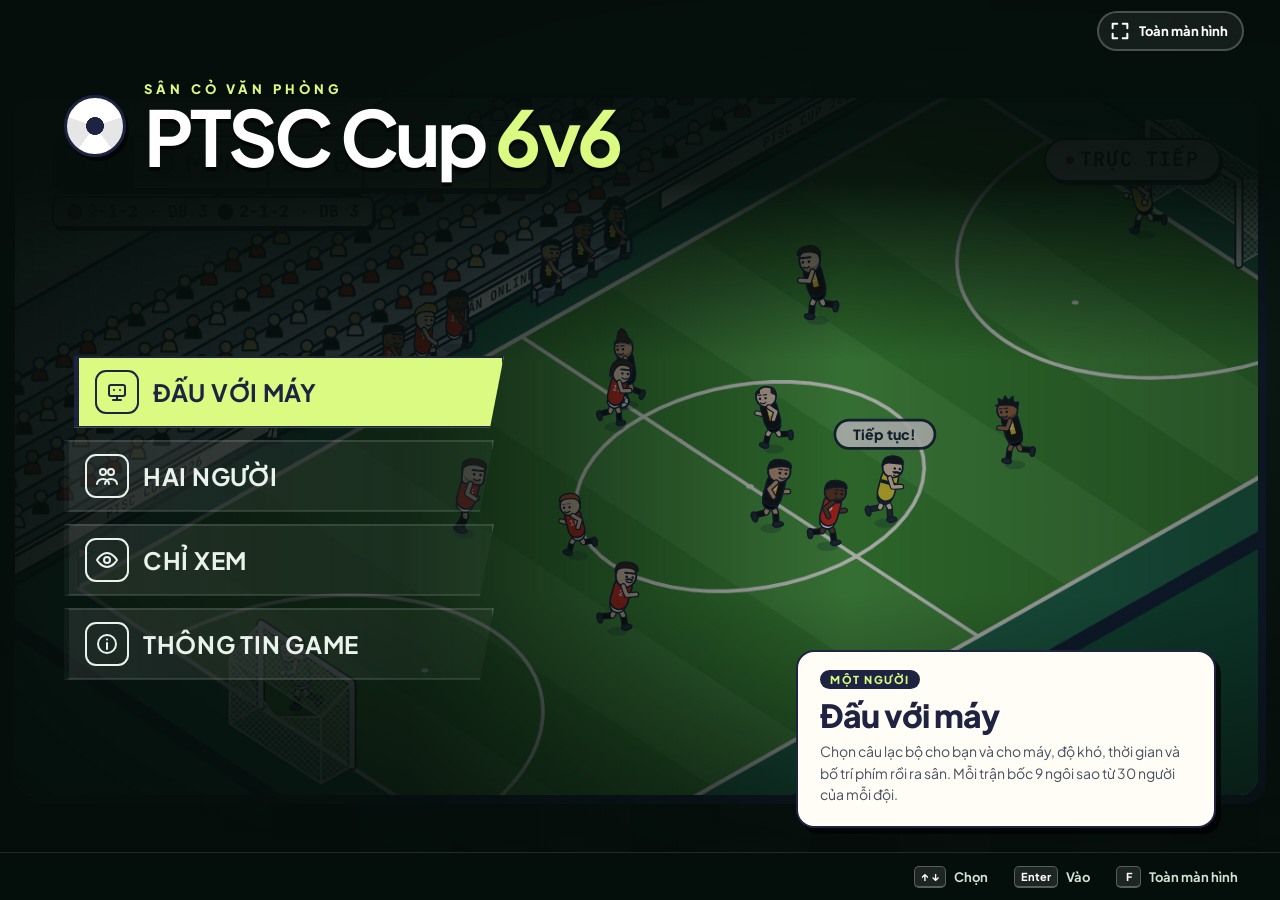
<file: index.html>
<!doctype html>
<html lang="vi">
<head>
<meta charset="utf-8">
<meta name="viewport" content="width=device-width, initial-scale=1, viewport-fit=cover">
<meta name="theme-color" content="#06110d">
<title>PTSC Cup 6v6</title>
<link rel="stylesheet" href="game.css?v=20261018-skills">
</head>
<body>
<!-- The whole game is one stage: every menu, setting, guide and the match itself live inside it. -->
<main id="game" class="game" data-screen="menu" aria-label="PTSC Cup 6v6">
  <header class="game-bar">
    <button type="button" class="nav-back" hidden><span class="nav-back-icon" aria-hidden="true">‹</span><span class="nav-back-label">Quay lại</span><kbd>Esc</kbd></button>
    <p class="crumbs" aria-live="polite"></p>
    <button type="button" class="tool bar-fullscreen" data-fullscreen aria-pressed="false" aria-label="Toàn màn hình" title="Toàn màn hình"><svg viewBox="0 0 24 24" aria-hidden="true"><path class="expand-icon" d="M9 4H4v5m11-5h5v5M4 15v5h5m11-5v5h-5"/><path class="collapse-icon" d="M4 9h5V4m11 5h-5V4M9 20v-5H4m11 5v-5h5"/></svg><span class="fullscreen-label">Toàn màn hình</span></button>
  </header>

  <!-- Watching. As the main menu it plays behind the menu. -->
  <section id="panel-watch" class="screen watch-screen" data-screen="watch" aria-label="Chỉ xem">
    <div class="arena" tabindex="0" aria-label="Sân xem trận đấu; Space hoặc Esc mở menu, giữ Tab xem chỉ số">
      <div class="arena-surface">
        <div id="watch-match" class="ptsc-football" data-ptsc-manual="1"></div>
        <div class="arena-tools">
          <button type="button" class="tool pause" aria-label="Tạm dừng" title="Tạm dừng (Space)"><svg viewBox="0 0 24 24" aria-hidden="true"><path class="pause-icon" d="M8 5v14M16 5v14"/><path class="play-icon" d="M8 5l11 7-11 7z"/></svg></button>
          <button type="button" class="tool fullscreen" data-fullscreen aria-pressed="false" aria-label="Toàn màn hình" title="Toàn màn hình"><svg viewBox="0 0 24 24" aria-hidden="true"><path class="expand-icon" d="M9 4H4v5m11-5h5v5M4 15v5h5m11-5v5h-5"/><path class="collapse-icon" d="M4 9h5V4m11 5h-5V4M9 20v-5H4m11 5v-5h5"/></svg></button>
        </div>
      </div>
    </div>
    <nav class="main-menu" aria-label="Menu chính" hidden>
      <div class="menu-brand"><span class="brand-ball" aria-hidden="true"></span><div><span class="menu-eyebrow">Sân cỏ văn phòng</span><h1>PTSC Cup <em>6v6</em></h1></div></div>
      <ul class="menu-list">
        <li><a class="menu-item is-featured" href="#/cpu" data-go="cpu" data-nav data-kicker="Một người" data-desc="Chọn câu lạc bộ cho bạn và cho máy, độ khó, thời gian và bố trí phím rồi ra sân. Mỗi trận bốc 9 ngôi sao từ 30 người của mỗi đội."><span class="menu-icon" aria-hidden="true"><svg viewBox="0 0 24 24"><rect x="4" y="5" width="16" height="11" rx="2"/><path d="M8 20h8M12 16v4M9 10h.01M15 10h.01"/></svg></span><b>Đấu với máy</b></a></li>
        <li><a class="menu-item" href="#/local" data-go="local" data-nav data-kicker="Hai người · một bàn phím" data-desc="Mỗi người chọn một câu lạc bộ trên cùng bàn phím. Mỗi bên có 3 lượt tạm dừng 60 giây để thay người và đổi chiến thuật."><span class="menu-icon" aria-hidden="true"><svg viewBox="0 0 24 24"><circle cx="8" cy="8" r="3"/><circle cx="16" cy="8" r="3"/><path d="M2 20c0-3 3-5 6-5s6 2 6 5M10 20c0-3 3-5 6-5s6 2 6 5"/></svg></span><b>Hai người</b></a></li>
        <li><a class="menu-item" href="#/watch" data-go="watch" data-nav data-kicker="Máy đấu máy" data-desc="Hai câu lạc bộ ngẫu nhiên đá với nhau: rượt đuổi, lội ngược dòng, bàn thắng phút cuối. Xem thẻ chỉ số của cả hai đội."><span class="menu-icon" aria-hidden="true"><svg viewBox="0 0 24 24"><path d="M2 12s4-7 10-7 10 7 10 7-4 7-10 7S2 12 2 12z"/><circle cx="12" cy="12" r="3"/></svg></span><b>Chỉ xem</b></a></li>
        <li><a class="menu-item" href="#/info/skills" data-go="info" data-nav data-kicker="Sổ tay" data-desc="Đội bóng, bảng skill, chỉ số và hình thể, phong cách chơi, layout phím, điều khiển, độ khó và luật."><span class="menu-icon" aria-hidden="true"><svg viewBox="0 0 24 24"><circle cx="12" cy="12" r="9"/><path d="M12 11v6M12 7.5h.01"/></svg></span><b>Thông tin game</b></a></li>
      </ul>
      <aside class="menu-preview" aria-live="polite"><span class="menu-preview-kicker"></span><strong class="menu-preview-title"></strong><p class="menu-preview-text"></p></aside>
    </nav>
  </section>

  <section id="panel-cpu" class="screen game-panel" data-screen="cpu" data-mode="cpu" aria-label="Đấu với máy" hidden>
    <div class="setup">
      <div class="setup-main">
        <div class="setup-title"><span class="kicker">Đấu với máy</span><h2>Chuẩn bị trận</h2></div>
        <div class="opt-list" role="group" aria-label="Cài đặt trận"></div>
        <p class="opt-desc" aria-live="polite"></p>
      </div>
      <aside class="setup-side"><div class="matchup"></div><button type="button" class="start" data-nav>Vào sân</button></aside>
    </div>
    <div class="match-screen" hidden>
      <div class="arena" tabindex="0" role="group" aria-label="Sân đấu với máy; dùng bàn phím để chơi, Esc mở menu, giữ Tab xem chỉ số">
        <div class="arena-surface">
          <div class="match-host"></div>
          <div class="arena-hints"><div class="pad-help" data-slot="A"></div></div>
          <div class="arena-tools">
            <button type="button" class="tool pause" aria-label="Tạm dừng" title="Tạm dừng (Space)"><svg viewBox="0 0 24 24" aria-hidden="true"><path class="pause-icon" d="M8 5v14M16 5v14"/><path class="play-icon" d="M8 5l11 7-11 7z"/></svg></button>
            <button type="button" class="tool fullscreen" data-fullscreen aria-pressed="false" aria-label="Toàn màn hình" title="Toàn màn hình"><svg viewBox="0 0 24 24" aria-hidden="true"><path class="expand-icon" d="M9 4H4v5m11-5h5v5M4 15v5h5m11-5v5h-5"/><path class="collapse-icon" d="M4 9h5V4m11 5h-5V4M9 20v-5H4m11 5v-5h5"/></svg></button>
          </div>
        </div>
        <p class="match-status sr-only" role="status"></p>
      </div>
    </div>
  </section>

  <section id="panel-local" class="screen game-panel" data-screen="local" data-mode="local" aria-label="Hai người" hidden>
    <div class="setup">
      <div class="setup-main">
        <div class="setup-title"><span class="kicker">Hai người</span><h2>Chuẩn bị trận</h2></div>
        <div class="opt-list" role="group" aria-label="Cài đặt trận"></div>
        <p class="opt-desc" aria-live="polite"></p>
      </div>
      <aside class="setup-side"><div class="matchup"></div><button type="button" class="start" data-nav>Vào sân</button></aside>
    </div>
    <div class="match-screen" hidden>
      <div class="arena" tabindex="0" role="group" aria-label="Sân đấu hai người; dùng chung bàn phím, Esc mở menu, giữ Tab xem chỉ số">
        <div class="arena-surface">
          <div class="match-host"></div>
          <div class="arena-hints"><div class="pad-help" data-slot="A"></div><div class="pad-help" data-slot="B"></div></div>
          <div class="arena-tools">
            <button type="button" class="tool pause" aria-label="Tạm dừng" title="Tạm dừng (Space)"><svg viewBox="0 0 24 24" aria-hidden="true"><path class="pause-icon" d="M8 5v14M16 5v14"/><path class="play-icon" d="M8 5l11 7-11 7z"/></svg></button>
            <button type="button" class="tool fullscreen" data-fullscreen aria-pressed="false" aria-label="Toàn màn hình" title="Toàn màn hình"><svg viewBox="0 0 24 24" aria-hidden="true"><path class="expand-icon" d="M9 4H4v5m11-5h5v5M4 15v5h5m11-5v5h-5"/><path class="collapse-icon" d="M4 9h5V4m11 5h-5V4M9 20v-5H4m11 5v-5h5"/></svg></button>
          </div>
        </div>
        <p class="match-status sr-only" role="status"></p>
      </div>
    </div>
  </section>

  <section id="screen-info" class="screen info-screen" data-screen="info" aria-label="Thông tin game" hidden>
    <div class="info-layout">
      <nav class="info-nav" role="tablist" aria-label="Thông tin game">
        <a role="tab" href="#/info/teams" data-pane="teams" data-nav>Đội bóng</a>
        <a role="tab" href="#/info/skills" data-pane="skills" data-nav>Bảng skill</a>
        <a role="tab" href="#/info/stats" data-pane="stats" data-nav>Chỉ số &amp; hình thể</a>
        <a role="tab" href="#/info/styles" data-pane="styles" data-nav>Phong cách chơi</a>
        <a role="tab" href="#/info/keys" data-pane="keys" data-nav>Layout phím</a>
        <a role="tab" href="#/info/controls" data-pane="controls" data-nav>Điều khiển</a>
        <a role="tab" href="#/info/rules" data-pane="rules" data-nav>Độ khó &amp; luật</a>
      </nav>
      <div class="info-panes" tabindex="0" aria-label="Nội dung; dùng mũi tên để cuộn">
        <div class="info-pane" data-pane="teams" role="tabpanel" hidden></div>
        <div class="info-pane" data-pane="skills" role="tabpanel"></div>
        <div class="info-pane" data-pane="stats" role="tabpanel" hidden></div>
        <div class="info-pane" data-pane="styles" role="tabpanel" hidden></div>
        <div class="info-pane" data-pane="keys" role="tabpanel" hidden></div>
        <div class="info-pane" data-pane="controls" role="tabpanel" hidden></div>
        <div class="info-pane" data-pane="rules" role="tabpanel" hidden></div>
      </div>
    </div>
  </section>

  <footer class="prompt-bar" aria-label="Phím tắt"></footer>

  <div class="game-dialog" hidden>
    <div class="dialog-card" role="alertdialog" aria-modal="true" aria-labelledby="game-dialog-text">
      <p id="game-dialog-text" class="dialog-text"></p>
      <div class="dialog-actions"><button type="button" class="menu-item" data-nav data-answer="no">Hủy</button><button type="button" class="menu-item is-danger" data-nav data-answer="yes">Đồng ý</button></div>
    </div>
  </div>
</main>
<script src="ptsc-football.js?v=20261018-skills" defer></script>
<script src="teams.js?v=20261018-skills" defer></script>
<script src="keymap.js?v=20261018-skills" defer></script>
<script src="penalties.js?v=20261018-skills" defer></script>
<script src="game.js?v=20261018-skills" defer></script>
</body>
</html>
</file>
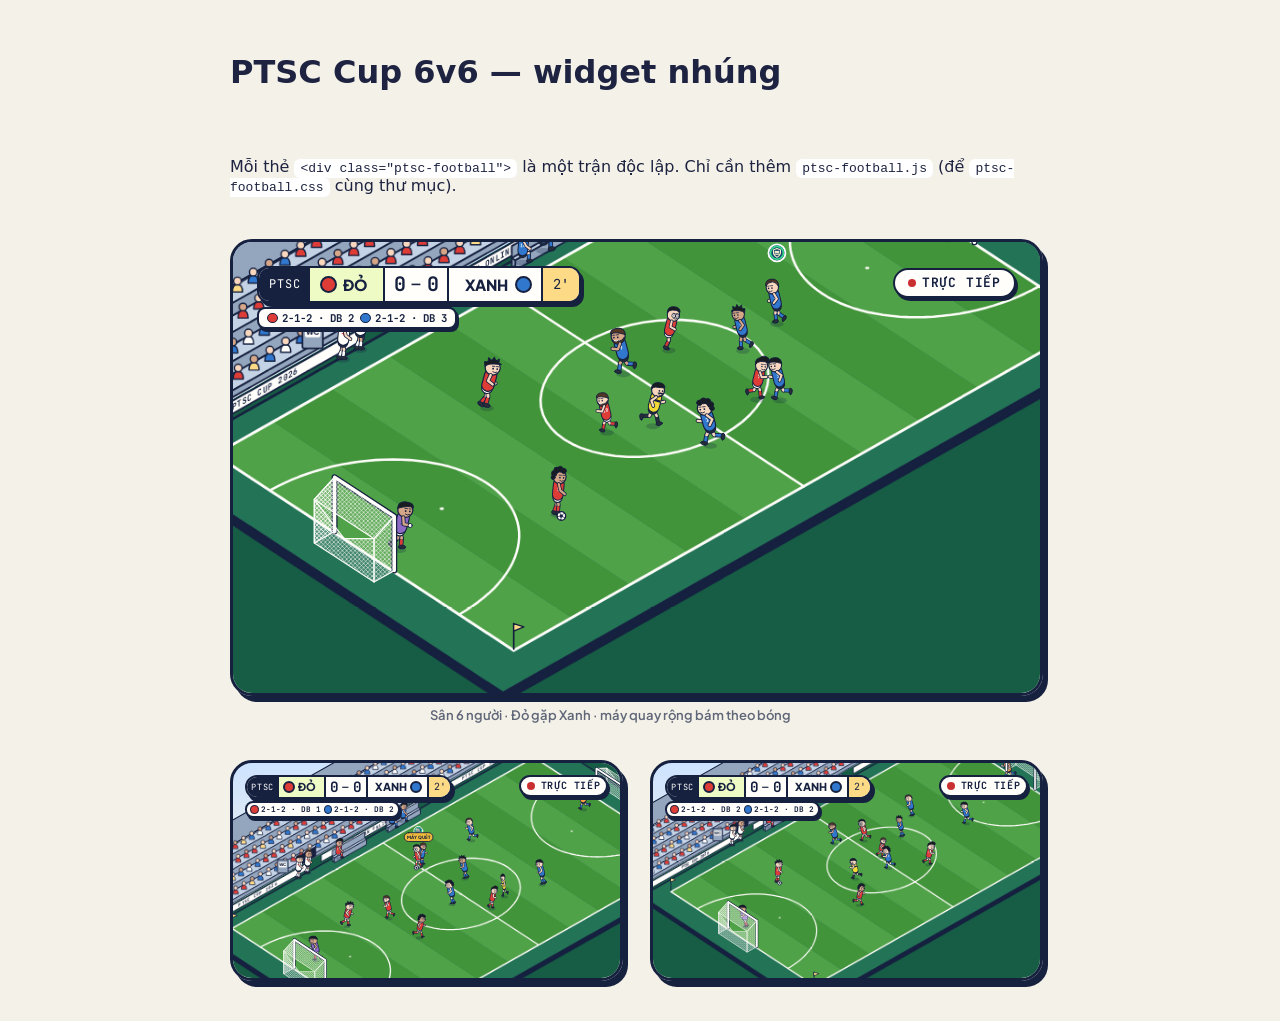
<file: demo.html>
<!doctype html>
<html lang="vi">
<head>
<meta charset="utf-8">
<meta name="viewport" content="width=device-width, initial-scale=1">
<title>PTSC Cup 6v6 · demo nhúng</title>
<style>
  body { margin: 0; padding: 32px 16px; font-family: system-ui, sans-serif; background: #f4f1e8; color: #1d2340; }
  main { max-width: 820px; margin: 0 auto; display: grid; gap: 28px; }
  .row { display: grid; grid-template-columns: repeat(auto-fit, minmax(280px, 1fr)); gap: 20px; }
  code { background: #fff; padding: 2px 6px; border-radius: 6px; }
</style>
</head>
<body>
<main>
  <h1>PTSC Cup 6v6 — widget nhúng</h1>
  <p>Mỗi thẻ <code>&lt;div class="ptsc-football"&gt;</code> là một trận độc lập. Chỉ cần thêm <code>ptsc-football.js</code> (để <code>ptsc-football.css</code> cùng thư mục).</p>
  <div class="ptsc-football" data-seed="7" data-caption="Sân 6 người · Đỏ gặp Xanh · máy quay rộng bám theo bóng"></div>
  <div class="row">
    <div class="ptsc-football" data-seed="3"></div>
    <div class="ptsc-football" data-seed="12"></div>
  </div>
</main>
<script src="ptsc-football.js" defer></script>
</body>
</html>
</file>
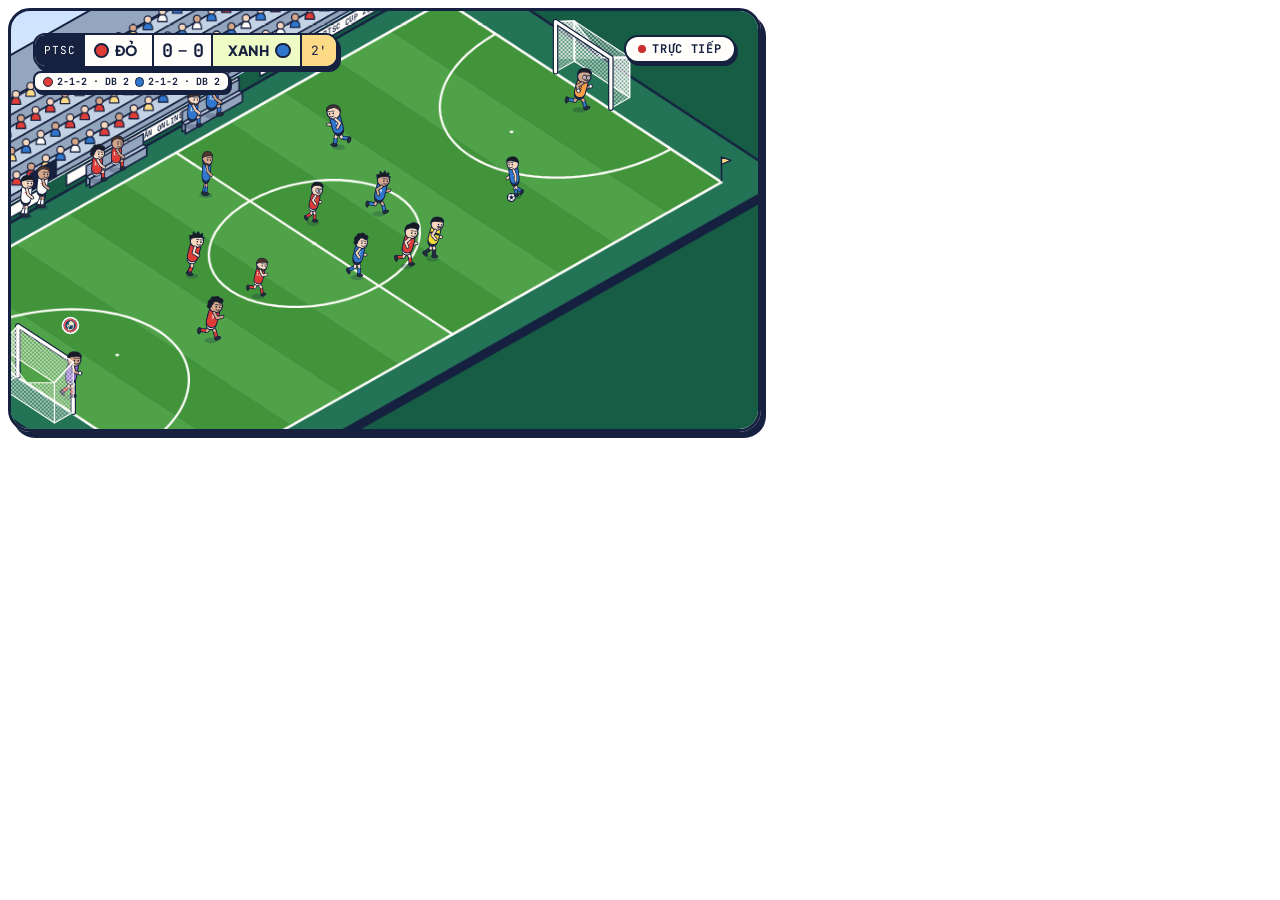
<file: vi-du-toi-gian.html>
<!doctype html>
<html lang="vi">
<head>
<meta charset="utf-8">
<meta name="viewport" content="width=device-width, initial-scale=1">
<title>Ví dụ tối giản</title>
</head>
<body>

<!-- Chỉ cần 2 dòng này. Chiều rộng do thẻ div quyết định, chiều cao tự theo tỉ lệ 16:9. -->
<div class="ptsc-football" style="max-width: 760px"></div>
<script src="ptsc-football.js" defer></script>

</body>
</html>
</file>
<file: game.css>
/* ------------------------------------------------------------------------------------------------
 * PTSC Cup 6v6 — the game page. Everything lives on one stage that fills the window (or the screen):
 * menus over a live match, match settings, the match with its pause menu and sheets, and game info.
 * Sticker style of the match art: ink outlines, offset shadows and a pear accent on a night-pitch ground.
 * ---------------------------------------------------------------------------------------------- */
:root { --ink: #1d2340; --paper: #f4f1e8; --card: #fffdf6; --pear: #dafa81; --pear-2: #e8ffa8; --night: #050e0b; --pitch: #0f2a22; --pitch-2: #133a2d; --muted: #586072; --line: #ffffff1f; --soft: #cfe3d6;
  color-scheme: dark; font-family: "Plus Jakarta Sans", "Segoe UI", system-ui, sans-serif; color: #e9f3ec; background: var(--night); }
* { box-sizing: border-box; }
html, body { height: 100%; margin: 0; overflow: hidden; background: var(--night); }
button, input, select { font: inherit; }
button { cursor: pointer; font-weight: 750; color: inherit; }
button:disabled { cursor: default; opacity: .45; }
[hidden] { display: none !important; }
:focus-visible { outline: 3px solid var(--pear); outline-offset: 2px; }
.sr-only { position: absolute; width: 1px; height: 1px; margin: -1px; padding: 0; overflow: hidden; clip: rect(0 0 0 0); white-space: nowrap; border: 0; }
kbd { display: inline-grid; place-items: center; min-width: 25px; min-height: 26px; padding: 0 6px; border: 1px solid #bcbeb2; border-bottom: 3px solid #bcbeb2; border-radius: 5px; background: #fffdf6; color: #1d2340; font-family: inherit; font-size: 11px; font-weight: 750; }
.primary, .secondary { min-height: 44px; border: 2px solid var(--ink); border-radius: 10px; padding: 10px 20px; background: var(--card); color: var(--ink); box-shadow: 2px 3px 0 var(--ink); }
.primary { background: var(--pear); }
.primary:hover, .secondary:hover:not(:disabled) { filter: brightness(.96); }
.primary:active, .secondary:active:not(:disabled) { transform: translate(1px, 2px); box-shadow: 1px 1px 0 var(--ink); }
.red { background: #e45248; }
.blue { background: #397eca; }

/* Stage */
.game { position: fixed; inset: 0; overflow: hidden; isolation: isolate;
  background: radial-gradient(120% 90% at 50% -10%, #1d5a40 0%, #0d281d 48%, var(--night) 100%); }
.game::before { content: ""; position: absolute; inset: 0; z-index: -1; pointer-events: none;
  background: repeating-linear-gradient(90deg, #ffffff06 0 90px, transparent 90px 180px); }
.screen { position: absolute; inset: 0; }

/* Top bar and key prompts: menus only, never over the match. */
.game-bar { position: absolute; top: 0; left: 0; right: 0; z-index: 20; display: flex; align-items: center; gap: 16px; height: 62px; padding: 0 clamp(12px, 3vw, 36px); pointer-events: none; }
.game-bar > * { pointer-events: auto; }
.game[data-screen="watch"] .game-bar, .game[data-screen="match"] .game-bar, .game[data-screen="watch"] .prompt-bar, .game[data-screen="match"] .prompt-bar { display: none; }
.nav-back { display: inline-flex; flex: none; align-items: center; gap: 8px; white-space: nowrap; min-height: 40px; padding: 5px 8px 5px 12px; border: 2px solid #ffffff3a; border-radius: 99px; background: #ffffff10; color: #fff; font-size: 14px; }
.nav-back-icon { font-size: 22px; line-height: 1; margin-top: -2px; }
.nav-back kbd, .sheet-back kbd { min-width: 0; min-height: 20px; padding: 0 5px; font-size: 10px; border-color: #ffffff50; background: #ffffff1a; color: #fff; border-bottom-width: 2px; }
.nav-back:hover, .nav-back:focus-visible { background: var(--pear); border-color: var(--ink); color: var(--ink); outline: none; }
.nav-back:hover kbd, .nav-back:focus-visible kbd, .sheet-back:hover kbd, .sheet-back:focus kbd { background: #fff; color: var(--ink); border-color: var(--ink); }
.crumbs { display: flex; align-items: center; gap: 10px; margin: 0; min-width: 0; overflow: hidden; white-space: nowrap; text-overflow: ellipsis; font-size: 12px; font-weight: 800; letter-spacing: .16em; text-transform: uppercase; color: var(--soft); }
.crumbs b { color: var(--pear); font-weight: 900; }
.crumbs span { opacity: .5; }
.tool { display: inline-grid; place-items: center; width: 42px; height: 36px; padding: 7px; border: 0; border-radius: 7px; background: #000a; color: #fff; opacity: .85; }
.tool:hover, .tool:focus-visible { opacity: 1; background: #000d; }
.tool svg { width: 22px; height: 22px; fill: none; stroke: currentColor; stroke-width: 2.2; stroke-linecap: round; stroke-linejoin: round; }
.collapse-icon, .is-expanded .expand-icon, .pause .play-icon, .pause.is-paused .pause-icon { display: none; }
.pause.is-paused .play-icon { display: block; }
.is-expanded .collapse-icon { display: block; }
.bar-fullscreen { display: inline-flex; gap: 8px; width: auto; height: 40px; margin-left: auto; padding: 6px 14px 6px 10px; border: 2px solid #ffffff3a; border-radius: 99px; background: #ffffff10; font-size: 13px; opacity: 1; }
.bar-fullscreen:hover, .bar-fullscreen:focus-visible { background: var(--pear); border-color: var(--ink); color: var(--ink); outline: none; }
.prompt-bar { position: absolute; left: 0; right: 0; bottom: 0; z-index: 20; display: flex; flex-wrap: wrap; justify-content: flex-end; align-items: center; gap: 4px 14px; min-height: 48px; padding: 8px clamp(12px, 3vw, 36px); border-top: 1px solid var(--line); background: #050e0bf2; color: var(--soft); font-size: 13px; pointer-events: none; }
.prompt { display: inline-flex; align-items: center; gap: 8px; padding: 4px 6px; border: 0; border-radius: 8px; background: none; color: inherit; font-weight: 700; pointer-events: auto; }
button.prompt:hover, button.prompt:focus-visible { background: #ffffff18; color: #fff; }
.prompt kbd { min-height: 22px; border-color: #ffffff40; border-bottom-width: 2px; background: #ffffff1a; color: #fff; }

/* Pitch: fitted into the stage at 16:9, centred, with its HUD. */
.arena { position: absolute; inset: 0; display: grid; place-items: center; padding: 12px; container-type: size; outline: none; }
.arena-surface { position: relative; width: min(100cqw, calc((100cqh - 8px) * 16 / 9 + 7px)); }
.arena-tools { position: absolute; right: 16px; bottom: 12px; z-index: 8; display: flex; flex-direction: column; gap: 6px; }
.arena-flash { position: absolute; left: 50%; bottom: 88px; transform: translateX(-50%); z-index: 2; margin: 0; padding: 6px 14px; border: 2px solid var(--ink); border-radius: 99px; background: var(--pear); color: var(--ink); font-size: clamp(11px, 1.3vw, 14px); font-weight: 800; white-space: nowrap; pointer-events: none; }
.arena-result { position: absolute; left: 50%; top: 14px; transform: translateX(-50%); z-index: 2; padding: 9px 14px; border: 1px solid #f5dd83; border-radius: 10px; background: #10261fed; color: #fff; text-align: center; pointer-events: none; }
.arena-result strong, .arena-result span { display: block; }
.arena-result strong { color: #f5dd83; font-size: clamp(12px, 1.8vw, 20px); }
.arena-result span { margin-top: 3px; font-size: 11px; }
.arena-energy { position: absolute; bottom: 12px; left: 16px; right: 68px; display: flex; justify-content: space-between; gap: 12px; z-index: 2; pointer-events: none; }
.energy-player { display: grid; grid-template-columns: minmax(0, 1fr) auto 74px; align-items: center; gap: 3px 8px; width: 245px; padding: 6px 9px; border-radius: 7px; border-left: 4px solid var(--team-R, #e45248); background: #10261fed; color: #fff; font-size: 11px; }
.energy-player[data-team="B"] { border-left-color: var(--team-B, #397eca); }
.energy-player strong { font-size: 14px; color: #baf399; font-variant-numeric: tabular-nums; }
.energy-player progress { grid-column: 1 / 3; width: 100%; height: 4px; accent-color: #a1e873; }
.energy-player.is-low strong { color: #ffc17a; }
.energy-player.is-low progress { accent-color: #ff986c; }
.energy-name { overflow: hidden; text-overflow: ellipsis; white-space: nowrap; }
.special-button { grid-column: 3; grid-row: 1 / 3; display: grid; grid-template-columns: 1fr auto; align-items: center; gap: 1px 3px; padding: 4px; min-height: 40px; border: 1px solid #f7cf63; border-radius: 6px; background: #243b2a; color: #ffe494; }
.special-button svg { width: 32px; height: 32px; fill: none; stroke: currentColor; stroke-width: 1.8; stroke-linejoin: round; stroke-linecap: round; filter: drop-shadow(0 0 3px #37a7eb88); }
.special-button.is-unavailable svg { filter: grayscale(1); opacity: .65; }
.special-button.is-active svg { filter: drop-shadow(0 0 4px #70eaffaa); opacity: 1; }
.special-button kbd { font-size: 10px; }
.special-button .skill-short { grid-column: 1 / -1; font-size: 9px; font-weight: 800; line-height: 1.1; text-align: center; white-space: nowrap; }
.special-button .skill-state { grid-column: 1 / -1; font-size: 8px; line-height: 1.1; text-align: center; opacity: .85; }
.special-button.is-unavailable { opacity: .55; }
.special-button.is-active { opacity: 1; color: #c7ffac; border-color: #a6f176; box-shadow: 0 0 9px #a6f17666; }
.special-button.is-used { color: #a7b0ac; border-color: #68736d; }
.restart-choice { position: absolute; z-index: 1; bottom: 82px; left: 16px; max-width: calc(100% - 84px); width: max-content; padding: 5px 8px; border-radius: 7px; background: #10261f80; color: #fff; font-size: 10px; pointer-events: none; }
.restart-choice[data-slot="B"] { left: auto; right: 68px; text-align: right; }
.restart-choice > div { display: flex; flex-wrap: wrap; gap: 5px; margin-top: 3px; }
.restart-choice[data-slot="B"] > div { justify-content: flex-end; }
.restart-keys span { white-space: nowrap; }
.restart-keys kbd { padding: 1px 4px; font-size: 9px; }
.restart-choice.is-preparing .restart-keys { opacity: .4; }
.arena-hints { display: flex; justify-content: space-between; align-items: flex-end; gap: 20px; position: absolute; bottom: 56px; left: 16px; right: 16px; color: #fff; opacity: .3; pointer-events: none; font-size: clamp(8px, 1.1vw, 13px); text-shadow: 0 1px 3px #000; }
.arena-hints .pad-help { gap: 9px; padding: 7px 9px; border-radius: 10px; background: #10261f; }
.arena-hints .pad-help[data-slot="B"] { flex-direction: row-reverse; margin-left: auto; }
.arena-hints .movement-help > strong { color: #fff; font-size: 8px; margin-bottom: 4px; }
.arena-hints .action-grid { flex: none; width: clamp(170px, 17vw, 210px); gap: 4px; }
.arena-hints .action-key { gap: 5px; min-height: 25px; padding: 3px 5px; font-size: clamp(8px, .8vw, 10px); border: 1px solid #ffffff50; border-radius: 5px; color: #fff; background: #ffffff12; }
.arena-hints .action-key kbd { min-width: 18px; min-height: 18px; padding: 0 3px; font-size: 9px; border-bottom-width: 2px; }
.arena-hints .action-key small { display: none; }
.arena-hints .action-key[data-action="pass"], .arena-hints .action-key[data-action="shoot"] { border-color: #b6f5c5; background: #ffffff20; }
.arena-hints button.action-key { pointer-events: auto; font-weight: 650; }
.arena-hints button.action-key:disabled { opacity: 1; }
.arena-hints .pad-diagram { width: clamp(64px, 8vw, 98px); height: clamp(64px, 8vw, 98px); }
.arena-hints .pad-key { width: 1.55em; height: 1.55em; font-size: clamp(8px, 1vw, 12px); }
.arena-hints .pad-player { font-size: clamp(9px, 1.1vw, 12px); }

/* Penalties, drawn over the pitch. */
.penalty-host { --color-ink: oklch(25.5% .06 268); --color-card: oklch(99.6% .004 92); --color-sky-soft: oklch(91% .045 255); --color-sun: oklch(90% .11 88); --color-pear-soft: oklch(96.5% .07 118); --art-skin: oklch(90% .05 60); --art-skin-2: oklch(76% .07 55); --art-hair: oklch(22% .01 260); --art-hair-brown: oklch(36% .05 55); --art-gold: oklch(82% .15 85); --art-shorts: oklch(30% .02 250); --art-red: oklch(60% .2 27); --art-blue: oklch(57% .15 255); --art-gk-r: oklch(60% .14 300); --art-gk-b: oklch(78% .15 62); --art-grass: oklch(64% .15 142); --art-grass-2: oklch(59.5% .15 142); --art-surround: oklch(50% .09 165); --art-stand: oklch(86% .03 255); --art-stand-deep: oklch(72% .04 255); --art-shadow: oklch(24% .07 262); --font-mono: "JetBrains Mono", Consolas, monospace; position: absolute; inset: 0; z-index: 1; overflow: hidden; border-radius: 20px; background: var(--art-grass); color: var(--color-ink); pointer-events: none; }
.penalty-scene { display: block; width: 100%; height: 100%; }
.penalty-scene .pen-actor { transform-box: view-box; transform-origin: 0 0; transition: transform .42s cubic-bezier(.3, .7, .4, 1); }
.penalty-scene [data-pen="ball"] { transition-duration: .5s; transition-timing-function: cubic-bezier(.2, .8, .35, 1); }
.penalty-scene [data-pen="keeper"] { transition-duration: .38s; }
.penalty-host.is-saved .penalty-scene [data-pen="ball"] { transition: transform .55s cubic-bezier(.3, 1.4, .5, 1); }
.penalty-scene.is-instant .pen-actor { transition: none !important; }
.penalty-scene [data-pen="net"] { transform-box: fill-box; transform-origin: 50% 100%; }
.penalty-host.is-goal [data-pen="net"] { animation: pen-net .5s ease-out; }
.penalty-scene [data-pen="burst"] { transition: opacity .3s; }
.penalty-host:not(.is-kicking) [data-pen="keeper"] .pen-body { animation: pen-sway 1.6s ease-in-out infinite alternate; }
@keyframes pen-net { 30% { transform: scale(1.03, .97) translateY(-2px); } }
@keyframes pen-sway { from { transform: translateX(-5px); } to { transform: translateX(5px); } }
.penalty-score { position: absolute; top: 12px; left: 12px; display: grid; gap: 5px; font-family: var(--font-mono); font-size: clamp(9px, 1.25vw, 14px); }
.pen-bug { display: flex; align-items: stretch; width: max-content; border: 2px solid var(--color-ink); border-radius: 12px; overflow: hidden; background: var(--color-card); box-shadow: 3px 4px 0 var(--color-ink); }
.pen-bug > * { display: flex; align-items: center; gap: 6px; padding: 5px 9px; }
.pen-cup { background: var(--color-ink); color: var(--color-card); font-size: .8em; letter-spacing: .08em; }
.pen-team { font-family: "Segoe UI", system-ui, sans-serif; font-weight: 800; }
.pen-team.is-attacking { background: var(--color-pear-soft); }
.pen-dot { width: 1em; height: 1em; border: 2px solid var(--color-ink); border-radius: 50%; }
.pen-bug b { border-inline: 2px solid var(--color-ink); font-size: 1.2em; font-variant-numeric: tabular-nums; }
.pen-history { display: flex; align-items: center; gap: 8px; width: max-content; padding: 3px 9px; border: 2px solid var(--color-ink); border-radius: 8px; background: var(--color-card); box-shadow: 2px 3px 0 var(--color-ink); font-size: .78em; font-weight: 700; }
.pen-marks { display: flex; gap: 3px; }
.pen-marks i { display: block; width: .8em; height: .8em; border: 1.5px solid var(--color-ink); border-radius: 50%; background: var(--color-card); }
.pen-marks i.goal { background: #63d98a; }
.pen-marks i.saved { background: #ff7a6b; }
.penalty-message { position: absolute; top: 12px; left: 50%; transform: translateX(-50%); width: max-content; max-width: 40%; margin: 0; padding: 5px 12px; border: 2px solid var(--color-ink); border-radius: 99px; background: var(--color-card); box-shadow: 2px 3px 0 var(--color-ink); font-size: clamp(9px, 1.2vw, 13px); font-weight: 800; text-align: center; }
.penalty-host.is-goal .penalty-message { background: var(--art-gold); }
.penalty-choices { position: absolute; bottom: 82px; left: 16px; right: 68px; display: flex; justify-content: space-between; gap: 12px; }
.penalty-player { max-width: 48%; padding: 6px 9px; border-radius: 7px; border-left: 4px solid var(--team-R, #e45248); background: #10261fe0; color: #fff; font-size: clamp(8px, 1vw, 11px); }
.penalty-player[data-team="B"] { border-left-color: var(--team-B, #397eca); }
.penalty-player strong, .penalty-player small { display: block; margin-bottom: 4px; }
.penalty-player small { color: #cfe3d6; }
.penalty-player .penalty-keys { display: flex; gap: 6px; margin-bottom: 4px; }
.penalty-player span { white-space: nowrap; }
.penalty-player kbd { padding: 1px 4px; min-width: 20px; min-height: 20px; font-size: inherit; }
.penalty-player.is-locked .penalty-keys { opacity: .4; }
.penalty-player[data-slot="B"] { text-align: right; margin-left: auto; border-left: 0; border-right: 4px solid var(--team-R, #e45248); }
.penalty-player[data-slot="B"][data-team="B"] { border-right-color: var(--team-B, #397eca); }
.penalty-player[data-slot="B"] .penalty-keys { justify-content: flex-end; }
@media (prefers-reduced-motion: reduce) { .penalty-scene .pen-actor { transition: none !important; } .penalty-host [data-pen] { animation: none !important; } }

/* Menu entries: slanted bars; the one under the cursor turns pear, like a console menu. */
.menu-item { position: relative; display: flex; align-items: center; gap: 14px; width: 100%; min-height: 54px; padding: 8px 26px 8px 16px; border: 2px solid var(--line); border-left: 5px solid transparent; background: linear-gradient(90deg, #ffffff17, #ffffff08); color: #e9f3ec; font-size: clamp(15px, 1.6vw, 19px); font-weight: 800; letter-spacing: .03em; text-align: left; text-decoration: none; text-transform: uppercase;
  clip-path: polygon(0 0, 100% 0, calc(100% - 14px) 100%, 0 100%); transition: transform .12s ease-out, background .12s, color .12s; }
.menu-item:focus { outline: none; transform: translateX(10px); border-color: var(--ink); background: var(--pear); color: var(--ink); }
.menu-item.is-featured { border-left-color: var(--pear); }
.menu-item.is-featured:focus { border-left-color: var(--ink); }
.menu-item-text { display: flex; align-items: center; gap: 12px; width: 100%; }
.toggle-state { margin-left: auto; padding: 2px 11px; border-radius: 99px; background: #ffffff24; font-size: .78em; letter-spacing: .06em; }
.support-button[aria-pressed="true"] .toggle-state { background: var(--pear); color: var(--ink); }
.menu-item:focus .toggle-state { background: var(--ink); color: var(--pear); }

/* Main menu: over the live match. */
.watch-screen.is-attract .arena-energy, .watch-screen.is-attract .arena-tools { display: none !important; }
.main-menu { position: absolute; inset: 0; z-index: 5; display: grid; grid-template-columns: minmax(280px, 430px) minmax(0, 1fr); grid-template-rows: auto minmax(0, 1fr); gap: clamp(18px, 4vh, 40px) clamp(24px, 5vw, 72px); padding: clamp(56px, 9vh, 92px) clamp(20px, 5vw, 80px) 72px;
  background: linear-gradient(180deg, #050e0bfa 0%, #050e0be6 20%, #050e0b00 40%), linear-gradient(90deg, #050e0bf2 0%, #050e0bd4 32%, #050e0b59 66%, #050e0b8c 100%), linear-gradient(0deg, #050e0bd9 0%, #050e0b00 34%); }
.menu-brand { grid-column: 1 / -1; display: flex; align-items: center; gap: 18px; }
.brand-ball { flex: none; width: clamp(40px, 5vw, 62px); aspect-ratio: 1; border: 3px solid var(--ink); border-radius: 50%; background: radial-gradient(circle at 50% 50%, var(--ink) 0 22%, transparent 23%), conic-gradient(from 0deg, #fff 0 72deg, #e6e6e6 72deg 144deg, #fff 144deg 216deg, #e6e6e6 216deg 288deg, #fff 288deg); box-shadow: 3px 4px 0 #000a; }
.menu-eyebrow { display: block; margin-bottom: 4px; font-size: clamp(10px, 1.1vw, 13px); font-weight: 800; letter-spacing: .32em; text-transform: uppercase; color: var(--pear); }
.main-menu h1 { margin: 0; font-size: clamp(34px, 6vw, 78px); line-height: .92; letter-spacing: -.05em; color: #fff; text-shadow: 0 4px 0 #0009; }
.main-menu h1 em { font-style: normal; color: var(--pear); }
.menu-list { display: grid; gap: clamp(8px, 1.4vh, 12px); align-content: center; margin: 0; padding: 0; list-style: none; }
.main-menu .menu-item { min-height: clamp(54px, 9vh, 72px); font-size: clamp(16px, 2vw, 24px); }
.menu-icon { display: grid; place-items: center; flex: none; width: clamp(34px, 4vw, 44px); aspect-ratio: 1; border: 2px solid currentColor; border-radius: 11px; }
.menu-icon svg { width: 60%; height: 60%; fill: none; stroke: currentColor; stroke-width: 2; stroke-linecap: round; stroke-linejoin: round; }
.menu-preview { align-self: end; justify-self: end; display: grid; gap: 6px; width: min(100%, 420px); padding: 18px 22px 20px; border: 2.5px solid var(--ink); border-radius: 18px; background: var(--card); color: var(--ink); box-shadow: 5px 6px 0 #000a; }
.menu-preview-kicker { justify-self: start; padding: 3px 10px; border-radius: 99px; background: var(--ink); color: var(--pear); font-size: 11px; font-weight: 800; letter-spacing: .14em; text-transform: uppercase; }
.menu-preview-title { font-size: clamp(22px, 2.6vw, 32px); font-weight: 900; letter-spacing: -.03em; }
.menu-preview-text { margin: 0; font-size: 14px; line-height: 1.55; color: #48505f; }

/* Match settings */
.setup { position: absolute; inset: 0; overflow: auto; scroll-padding: 76px 0 72px; display: grid; grid-template-columns: minmax(0, 1.2fr) minmax(280px, .8fr); gap: clamp(20px, 3vw, 40px); align-items: start; align-content: start; padding: 76px max(clamp(16px, 4vw, 56px), calc((100% - 1200px) / 2)) 72px; }
.setup-title { margin-bottom: 14px; }
.kicker { display: block; font-size: 12px; font-weight: 800; letter-spacing: .26em; text-transform: uppercase; color: var(--pear); }
.setup-title h2 { margin: 2px 0 0; font-size: clamp(28px, 4vw, 46px); line-height: 1; letter-spacing: -.04em; color: #fff; }
.opt-list { display: grid; gap: 8px; }
.opt { display: grid; grid-template-columns: minmax(0, 1fr) 38px minmax(120px, 220px) 38px; align-items: center; gap: 6px; width: 100%; min-height: 54px; padding: 6px 8px 6px 18px; border: 2px solid var(--line); border-radius: 12px; background: #ffffff0e; color: #e9f3ec; text-align: left; cursor: pointer; transition: transform .12s ease-out, background .12s, box-shadow .12s; }
.opt:focus { outline: none; transform: translateX(6px); border-color: var(--ink); background: var(--card); color: var(--ink); box-shadow: 4px 5px 0 #000a; }
.opt-label { min-width: 0; font-size: 15px; font-weight: 800; }
.opt-value { display: flex; align-items: center; justify-content: center; gap: 8px; min-width: 0; overflow: hidden; font-size: 16px; font-weight: 900; text-align: center; white-space: nowrap; text-overflow: ellipsis; }
.opt-arrow { display: grid; place-items: center; width: 36px; height: 36px; padding: 0; border: 2px solid currentColor; border-radius: 50%; background: transparent; color: inherit; opacity: .45; }
.opt-arrow svg { width: 18px; height: 18px; fill: none; stroke: currentColor; stroke-width: 3; stroke-linecap: round; stroke-linejoin: round; }
.opt:focus .opt-arrow { opacity: 1; }
.opt-arrow:hover { background: var(--pear); }
.opt[data-opt="level"][data-value="legend"] .opt-value { color: #ff9d8f; }
.opt[data-opt="level"][data-value="legend"]:focus .opt-value, .opt[data-opt="level"][data-value="legend"]:hover .opt-value { color: #b3261e; }
.swatch { width: 15px; height: 15px; border: 2px solid currentColor; border-radius: 4px; }
.opt-link { grid-template-columns: minmax(0, 1fr) auto; font: inherit; border-style: dashed; }
.opt-link .opt-value { padding-right: 10px; font-size: 14px; }
.opt-desc { min-height: 3.4em; margin: 14px 0 0; padding: 12px 16px; border-left: 4px solid var(--pear); border-radius: 0 12px 12px 0; background: #0000004d; color: var(--soft); font-size: 14px; line-height: 1.55; }
.opt-desc[data-tone="error"] { border-left-color: #ff8a7a; color: #ffd8d0; }
.setup-side { display: grid; gap: 16px; padding-top: 56px; }
.matchup { padding: 20px; border: 2.5px solid var(--ink); border-radius: 18px; background: var(--card); color: var(--ink); box-shadow: 5px 6px 0 #000a; }
.vs { display: grid; grid-template-columns: minmax(0, 1fr) auto minmax(0, 1fr); align-items: center; gap: 10px; text-align: center; }
.vs-team { display: grid; justify-items: center; gap: 4px; min-width: 0; }
.vs-logo { width: 64px; height: 64px; object-fit: contain; }
.vs-kit { width: 60px; height: 94px; object-fit: contain; margin-top: 2px; filter: drop-shadow(0 2px 0 #0002); }
.vs-unknown { display: grid; place-items: center; width: 64px; height: 64px; border: 2.5px dashed var(--ink); border-radius: 50%; font-size: 28px; font-weight: 900; color: var(--muted); }
.vs-team b { font-size: 17px; line-height: 1.15; font-weight: 900; }
.vs-team small { font-size: 12px; color: var(--muted); }
.kit-shirt { display: block; width: clamp(56px, 6vw, 76px); aspect-ratio: 46 / 50; border: 3px solid var(--ink); border-radius: 12px 12px 8px 8px; clip-path: polygon(22% 0, 78% 0, 100% 18%, 88% 34%, 82% 30%, 82% 100%, 18% 100%, 18% 30%, 12% 34%, 0 18%); }
.vs-mark { padding: 4px 10px; border: 2.5px solid var(--ink); border-radius: 12px; background: var(--pear); font-size: 24px; font-weight: 900; font-style: italic; transform: rotate(-6deg); box-shadow: 2px 3px 0 var(--ink); }
.vs-facts { display: grid; grid-template-columns: repeat(2, minmax(0, 1fr)); gap: 8px; margin: 18px 0 0; }
.vs-facts div { padding: 8px 12px; border-radius: 10px; background: #f1f2ea; }
.vs-facts dt { font-size: 10px; font-weight: 800; letter-spacing: .1em; text-transform: uppercase; color: #6c7468; }
.vs-facts dd { margin: 2px 0 0; font-size: 17px; font-weight: 900; }
.vs-note { margin: 12px 0 0; font-size: 12px; font-weight: 700; color: #9a3412; }
.start { display: flex; align-items: center; justify-content: space-between; gap: 14px; min-height: 70px; padding: 12px 22px 12px 28px; border: 2.5px solid var(--ink); border-radius: 16px; background: var(--pear); color: var(--ink); font-size: clamp(20px, 2.4vw, 28px); font-weight: 900; letter-spacing: .05em; text-transform: uppercase; box-shadow: 5px 6px 0 #000a; transition: transform .12s, box-shadow .12s; }
.start:focus { outline: none; transform: translate(-2px, -3px); background: var(--pear-2); box-shadow: 7px 9px 0 #000a; }
.start kbd { font-size: 12px; min-height: 26px; }

/* Match menu over the stage: before kick-off, paused and at full time. */
.start-overlay { position: absolute; inset: 0; z-index: 6; display: grid; align-items: center; overflow: auto; padding: clamp(16px, 4vw, 64px); color: #fff;
  background: linear-gradient(90deg, #050e0bf0 0%, #050e0bd1 38%, #050e0b73 100%); }
.start-overlay[data-kind="start"] { background: linear-gradient(90deg, #050e0bf0 0%, #050e0bd9 30%, #050e0b40 62%, #050e0b1a 100%); }
.pause-layout { display: grid; grid-template-columns: minmax(230px, 340px) minmax(0, 430px); gap: clamp(20px, 4vw, 60px); align-items: center; }
.pause-menu { display: grid; gap: 7px; }
.pause-menu .menu-item { min-height: clamp(40px, 6.4vh, 52px); }
.pause-card { display: grid; justify-items: start; gap: 8px; padding: 20px 24px; border: 2.5px solid var(--ink); border-radius: 18px; background: var(--card); color: var(--ink); box-shadow: 5px 6px 0 #000a; }
.pause-kicker { padding: 3px 10px; border-radius: 99px; background: var(--ink); color: var(--pear); font-size: 11px; font-weight: 800; letter-spacing: .14em; text-transform: uppercase; }
.pause-title { font-size: clamp(22px, 3vw, 38px); font-weight: 900; line-height: 1.08; letter-spacing: -.03em; }
.pause-text { font-size: 15px; color: #48505f; }
.pause-text kbd { font-size: 12px; }
.pause-prompts { display: flex; flex-wrap: wrap; gap: 6px 14px; margin-top: 6px; font-size: 12px; color: var(--muted); }
.pause-prompts > span { display: inline-flex; align-items: center; gap: 4px; }
.pause-prompts i { font-style: normal; }
.pause-prompts kbd { min-height: 20px; min-width: 22px; font-size: 10px; }

/* Sheets: squads and controls, over the stage; Tab shows the cards over the running match. */
.sheet { position: absolute; inset: 0; z-index: 9; display: grid; grid-template-rows: auto minmax(0, 1fr); background: var(--night); color: #fff; }
.sheet-head { display: flex; align-items: center; gap: 16px; padding: 12px clamp(14px, 3vw, 36px); border-bottom: 1px solid var(--line); }
.sheet-head h2 { margin: 0; font-size: clamp(17px, 2.2vw, 24px); letter-spacing: -.02em; }
.sheet-back { display: inline-flex; align-items: center; gap: 8px; min-height: 40px; padding: 5px 8px 5px 12px; border: 2px solid #ffffff3a; border-radius: 99px; background: #ffffff10; color: #fff; font-size: 14px; }
.sheet-back > span { font-size: 22px; line-height: 1; margin-top: -2px; }
.sheet-back:focus { outline: none; background: var(--pear); border-color: var(--ink); color: var(--ink); }
.sheet-peek-note { display: none; margin-left: auto; font-size: 12px; color: var(--soft); }
.sheet-body { overflow: auto; padding: 18px clamp(14px, 3vw, 36px) 32px; }
.sheet .player-status { display: grid; grid-template-columns: repeat(auto-fit, minmax(300px, 1fr)); gap: 14px; }
.sheet.is-peek { grid-template-rows: auto auto; align-content: start; background: linear-gradient(180deg, #050e0bc7 0%, #050e0b66 70%, #050e0b00 100%); pointer-events: none; }
.sheet.is-peek .sheet-back, .sheet.is-peek .sheet-head h2, .sheet.is-peek .pc-skill-desc, .sheet.is-peek .charge-hud { display: none; }
.sheet.is-peek .sheet-head { border: 0; padding-bottom: 0; }
.sheet.is-peek .sheet-peek-note { display: inline-flex; align-items: center; gap: 6px; }
.sheet.is-peek .sheet-body { overflow: hidden; }
.sheet.is-peek .player-card { opacity: .96; }

/* In-game confirm dialog. */
.game-dialog { position: absolute; inset: 0; z-index: 40; display: grid; place-items: center; padding: 16px; background: #030806b3; }
.dialog-card { display: grid; gap: 18px; width: min(100%, 440px); padding: 22px; border: 2.5px solid var(--ink); border-radius: 18px; background: var(--card); color: var(--ink); box-shadow: 6px 7px 0 #000a; }
.dialog-text { margin: 0; font-size: 17px; font-weight: 800; line-height: 1.45; }
.dialog-actions { display: flex; justify-content: flex-end; gap: 10px; }
.dialog-card .menu-item { width: auto; min-height: 44px; padding: 8px 24px 8px 16px; border-color: #d8d8cf; background: #f1f2ea; color: var(--ink); font-size: 15px; text-transform: none; }
.dialog-card .menu-item:focus { transform: none; background: var(--pear); border-color: var(--ink); }
.dialog-card .menu-item.is-danger:focus { background: #ffb3a8; }

/* Rating cards: one per side, big numbers first. */
.player-card { display: grid; gap: 12px; padding: 14px 16px; border: 2px solid var(--ink); border-top: 8px solid var(--team-R, #e45248); border-radius: 16px; background: var(--card); color: var(--ink); box-shadow: 3px 4px 0 #000a; }
.player-card[data-team="B"] { border-top-color: var(--team-B, #397eca); }
.pc-head { display: grid; grid-template-columns: auto minmax(0, 1fr) auto; align-items: center; gap: 12px; }
.pc-ovr { display: grid; place-items: center; align-content: center; width: 74px; height: 74px; border-radius: 14px; background: var(--ink); color: #fff; }
.pc-ovr b { font-size: 40px; font-weight: 900; line-height: 1; font-variant-numeric: tabular-nums; }
.pc-ovr b[data-level="high"] { color: #b8f58c; } .pc-ovr b[data-level="mid"] { color: #ffe27a; } .pc-ovr b[data-level="low"] { color: #ffa48f; }
.pc-ovr small { margin-top: 3px; font-size: 10px; font-weight: 800; letter-spacing: .14em; opacity: .7; }
.pc-id { display: grid; gap: 2px; min-width: 0; }
.pc-tag { font-size: 11px; font-weight: 800; letter-spacing: .07em; text-transform: uppercase; color: color-mix(in srgb, var(--team-R, #c63d33) 35%, #1d2340); }
.player-card[data-team="B"] .pc-tag { color: color-mix(in srgb, var(--team-B, #2b67ad) 35%, #1d2340); }
.player-card .pc-id strong { display: block; margin: 0; font-size: 24px; line-height: 1.15; overflow: hidden; text-overflow: ellipsis; white-space: nowrap; }
.pc-meta { font-size: 12px; color: var(--muted); }
.pc-skill { display: grid; justify-items: center; gap: 2px; min-width: 84px; text-align: center; }
.pc-skill svg { width: 50px; height: 50px; }
.pc-skill span { display: grid; }
.pc-skill b { font-size: 14px; }
.pc-skill small { font-size: 11px; color: var(--muted); }
.pc-skill.is-unavailable svg { filter: grayscale(.8); opacity: .6; }
.pc-skill.is-active svg { filter: drop-shadow(0 0 6px #8fe35c); }
.pc-energy { display: grid; grid-template-columns: auto 1fr; align-items: baseline; gap: 4px 10px; }
.pc-energy span { font-size: 12px; font-weight: 800; letter-spacing: .04em; color: var(--muted); text-transform: uppercase; }
.pc-energy b { justify-self: end; font-size: 32px; font-weight: 900; line-height: 1; color: #2f7a3c; font-variant-numeric: tabular-nums; }
.player-card.is-low .pc-energy b { color: #c2410c; }
.pc-bar { grid-column: 1 / -1; height: 12px; border-radius: 99px; background: #e3e4da; overflow: hidden; }
.pc-bar i { display: block; height: 100%; border-radius: 99px; background: linear-gradient(90deg, #5d9a45, #a6dc6a); transition: width .25s; }
.player-card.is-low .pc-bar i { background: linear-gradient(90deg, #d9572b, #ffb36b); }
.pc-stats { display: grid; grid-template-columns: repeat(5, minmax(0, 1fr)); gap: 6px; }
.pc-stat { display: grid; justify-items: center; gap: 2px; padding: 7px 2px 8px; border-radius: 10px; background: #f1f2ea; color: #48505f; }
.pc-stat b { font-size: 26px; font-weight: 900; line-height: 1; font-variant-numeric: tabular-nums; }
.pc-stat span { font-size: 10px; font-weight: 800; letter-spacing: .07em; color: #6c7468; }
.pc-stat > i { display: block; width: 80%; height: 4px; border-radius: 9px; background: #00000014; overflow: hidden; }
.pc-stat > i > i { display: block; height: 100%; width: 0; background: currentColor; }
.pc-stat[data-level="high"] { background: #e2f4e1; color: #1d7438; }
.pc-stat[data-level="mid"] { background: #fbf2d4; color: #876a0a; }
.pc-stat[data-level="low"] { background: #fbe8e3; color: #b13e2c; }
.pc-styles { display: flex; flex-wrap: wrap; gap: 8px; }
.pc-styles .chip { display: inline-flex; align-items: baseline; gap: 6px; padding: 6px 11px; border: 1.5px solid var(--ink); border-radius: 99px; font-size: 14px; }
.pc-styles .chip small { font-size: 10px; font-weight: 800; letter-spacing: .05em; color: #6c7468; text-transform: uppercase; }
.pc-styles .chip.atk { background: #ffefd2; }
.pc-styles .chip.def { background: #e0ebfa; }
.pc-skill-desc { margin: 0; font-size: 12px; line-height: 1.5; color: var(--muted); }
.charge-hud { font-size: 11px; color: var(--muted); }
.charge-hud progress { display: block; width: 100%; height: 7px; margin-top: 5px; accent-color: #619641; }
[data-level="high"] { color: #1f7a3c; } [data-level="mid"] { color: #8a6d0b; } [data-level="low"] { color: #b3412e; }

/* Controls guide: pad, action keys, advanced notes. */
.pad-help { display: flex; align-items: center; gap: 18px; min-width: 0; --control-accent: #147d40; --control-fill: #dff5df; }
.pad-help[data-slot="B"] { --control-accent: #2378bc; --control-fill: #deefff; }
.movement-help { flex-shrink: 0; text-align: center; }
.movement-help > strong { display: block; margin-bottom: 8px; font-size: 10px; letter-spacing: .1em; color: var(--control-accent); }
.action-grid { display: grid; grid-template-columns: repeat(2, minmax(0, 1fr)); gap: 7px; flex: 1; }
.action-key { display: flex; align-items: center; gap: 8px; min-height: 46px; min-width: 0; margin: 0; padding: 7px 9px; border: 1px solid #d0d8cc; border-radius: 8px; background: var(--card); color: #354337; font-size: 11px; text-align: left; font-weight: 650; }
.action-key kbd { flex-shrink: 0; font-size: 13px; min-width: 27px; min-height: 29px; }
.action-key > span { min-width: 0; line-height: 1.25; }
.action-key small { display: block; font-size: 9px; color: #788172; margin-top: 3px; font-weight: 500; }
.action-key[data-action="pass"], .action-key[data-action="shoot"] { border-color: var(--control-accent); background: var(--control-fill); }
.action-key.is-held { box-shadow: inset 0 0 0 2px var(--control-accent); }
.action-key.is-held kbd { background: var(--control-fill); border-color: var(--control-accent); }
.pad-diagram { position: relative; flex-shrink: 0; width: 98px; height: 98px; text-shadow: none; color: var(--ink); }
.pad-diagram img { display: block; width: 100%; height: 100%; }
.pad-player, .pad-key { position: absolute; display: grid; place-items: center; transform: translate(-50%, -50%); font-size: 12px; font-weight: 850; }
.pad-player { left: 50%; top: 50%; color: #147d40; }
.pad-help[data-slot="B"] .pad-player { color: #2378bc; }
.pad-key { width: 19px; height: 19px; border-radius: 4px; background: #fff; border: 1px solid #b0b4b6; }
.pad-up { top: 29%; left: 50%; }
.pad-down { top: 71%; left: 50%; }
.pad-left { top: 50%; left: 29%; }
.pad-right { top: 50%; left: 71%; }
.pad-key.is-held { background: #a5ffbf; border-color: #147d40; }
.pad-help[data-slot="B"] .pad-key.is-held { background: #8be7ff; border-color: #2378bc; }
.controls { display: grid; grid-template-columns: repeat(auto-fit, minmax(300px, 1fr)); gap: 16px; }
.controls article { padding: 17px 20px; background: #ebece1; border-radius: 12px; border-left: 4px solid #147d40; }
.controls article:has(.pad-help[data-slot="B"]) { border-left-color: #2378bc; }
.advanced { padding: 12px 16px; border: 1px solid #c7c9bc; border-radius: 12px; background: var(--card); color: var(--ink); font-size: 13px; }
.advanced h3 { margin: 0 0 4px; font-size: 13px; }
.advanced p { line-height: 1.8; color: #566073; margin: 10px 0 0; }
.advanced-grid { display: grid; grid-template-columns: repeat(auto-fit, minmax(280px, 1fr)); gap: 16px; margin-top: 16px; }
.advanced-grid .advanced { border-left: 4px solid #147d40; }
.advanced-grid .advanced[data-slot="B"] { border-left-color: #2378bc; }

/* Game info: sections on the left, the section on the right, all on the stage. */
.info-screen { padding: 70px clamp(12px, 3vw, 40px) 56px; }
.info-layout { display: grid; grid-template-columns: 240px minmax(0, 1fr); gap: 20px; height: 100%; max-width: 1240px; margin: 0 auto; }
.info-nav { align-self: start; display: grid; gap: 6px; }
.info-nav a { display: block; padding: 13px 16px; border: 2px solid var(--line); border-left: 5px solid transparent; background: linear-gradient(90deg, #ffffff14, #ffffff06); color: #e9f3ec; font-size: 15px; font-weight: 800; text-decoration: none; clip-path: polygon(0 0, 100% 0, calc(100% - 12px) 100%, 0 100%); transition: transform .12s, background .12s; }
.info-nav a:focus { outline: none; transform: translateX(6px); background: #ffffff2a; }
.info-nav a.is-current { border-color: var(--ink); background: var(--pear); color: var(--ink); }
.info-panes { min-width: 0; height: 100%; overflow: auto; border-radius: 18px; outline: none; }
.info-panes:focus-visible { box-shadow: 0 0 0 3px var(--pear); }

/* Key layout editor */
@keyframes keymap-listen { to { box-shadow: 0 0 0 3px #375fc755; } }

/* Narrow and short stages */
@media (max-height: 560px) {
  .main-menu { padding-top: 54px; padding-bottom: 54px; }
  .main-menu .menu-item { min-height: 44px; font-size: 15px; }
  .menu-preview { padding: 12px 16px; }
  .menu-preview-text { font-size: 12px; }
  .pause-menu .menu-item { min-height: 36px; font-size: 13px; }
  .pause-card { padding: 14px 16px; }
  .opt { min-height: 46px; }
}
@media (max-width: 760px) {
  .game-bar { height: 54px; gap: 10px; }
  .bar-fullscreen .fullscreen-label { display: none; }
  .bar-fullscreen { padding: 6px 10px; }
  .nav-back kbd, .crumbs { display: none; }
  .opt.opt-link { grid-template-columns: minmax(0, 1fr) auto; }
  .opt.opt-link .opt-value { font-size: 13px; padding-right: 4px; }
  .start-overlay, .start-overlay[data-kind="start"] { background: #050e0bf0; }
  .main-menu { background: #050e0bf2; }
  .main-menu { grid-template-columns: 1fr; grid-template-rows: auto auto 1fr; padding: 60px 16px 60px; }
  .menu-preview { justify-self: stretch; width: auto; }
  .setup { grid-template-columns: 1fr; padding: 64px 14px 112px; scroll-padding: 64px 0 112px; }
  .setup-side { padding-top: 0; }
  .opt { grid-template-columns: minmax(0, 1fr) 32px minmax(96px, 140px) 32px; padding-left: 12px; }
  .opt-label { font-size: 13px; }
  .opt-value { font-size: 14px; }
  .opt-arrow { width: 32px; height: 32px; }
  .info-screen { padding: 60px 10px 52px; }
  .info-layout { grid-template-columns: 1fr; grid-template-rows: auto minmax(0, 1fr); gap: 10px; }
  .info-nav { display: flex; overflow-x: auto; gap: 6px; padding-bottom: 4px; }
  .info-nav a { flex: none; padding: 9px 14px; font-size: 13px; clip-path: none; border-radius: 10px; }
  .pause-layout { grid-template-columns: 1fr; }
  .pause-card { order: -1; }
  .sheet .player-status { grid-template-columns: 1fr; }
  .controls { grid-template-columns: 1fr; }
  .advanced-grid { grid-template-columns: 1fr; }
}
@media (max-width: 640px) {
  .arena { padding: 6px; }
  .arena-hints { left: 6px; right: 6px; bottom: 52px; gap: 6px; font-size: 7px; }
  .arena-hints .pad-help { gap: 5px; padding: 4px; flex-direction: column; }
  .arena-hints .pad-help[data-slot="B"] { flex-direction: column; }
  .arena-hints .movement-help { display: flex; align-items: center; gap: 5px; }
  .arena-hints .movement-help > strong { margin-bottom: 0; font-size: 6px; }
  .arena-hints .pad-diagram { width: 34px; height: 34px; }
  .arena-hints .pad-key { font-size: 6px; }
  .arena-hints .action-grid { width: 132px; gap: 3px; }
  .arena-hints .action-key { min-height: 18px; padding: 2px 3px; font-size: 6px; gap: 3px; }
  .arena-hints .action-key kbd { min-width: 12px; min-height: 12px; font-size: 6px; padding: 0 2px; }
  .arena-tools { right: 8px; bottom: 8px; gap: 4px; }
  .tool { width: 34px; height: 30px; padding: 5px; }
  .arena-result { top: 48px; padding: 5px 9px; }
  .arena-energy { left: 6px; right: 48px; bottom: 8px; gap: 6px; }
  .energy-player { width: 140px; grid-template-columns: minmax(0, 1fr) auto 48px; padding: 5px 6px; font-size: 9px; gap: 2px 4px; }
  .special-button { padding: 2px; gap: 1px; }
  .special-button svg { width: 18px; height: 18px; }
  .special-button kbd, .special-button .skill-state, .special-button .skill-short { font-size: 7px; }
  .energy-player strong { font-size: 12px; }
  .penalty-choices { bottom: 47px; left: 6px; right: 6px; gap: 6px; }
  .penalty-player { padding: 5px; }
  .penalty-player kbd { padding: 1px 3px; }
  .penalty-message { top: auto; bottom: 108px; max-width: 70%; padding: 3px 6px; border-width: 1.5px; }
  .restart-choice { bottom: 58px; left: 6px; max-width: calc(100% - 60px); padding: 4px 6px; font-size: 8px; }
  .restart-choice[data-slot="B"] { right: 54px; }
  .restart-keys kbd { font-size: 8px; }
  .penalty-score { top: 6px; left: 6px; padding: 4px 6px; }
  .pen-bug > * { padding: 3px 5px; gap: 4px; }
  .pen-history { padding: 2px 5px; }
  .player-card { padding: 12px; gap: 10px; }
  .pc-ovr { width: 60px; height: 60px; }
  .pc-ovr b { font-size: 32px; }
  .player-card .pc-id strong { font-size: 20px; }
  .pc-skill { min-width: 64px; }
  .pc-skill svg { width: 40px; height: 40px; }
  .pc-stat b { font-size: 20px; }
  .controls article { padding: 12px; }
  .controls .pad-help { gap: 12px; }
  .controls .pad-diagram { width: 74px; height: 74px; }
  .controls .action-key { gap: 5px; padding: 6px; font-size: 10px; }
}
/* Game plan: both sides with a pitch and a list, player info and ratings, tactics, the automatic coach. */
.plan-sheet .sheet-body { display: grid; grid-template-rows: auto minmax(0, 1fr) auto; gap: 12px; padding-top: 12px; padding-bottom: 12px; overflow: hidden; }
.plan-tabs { display: flex; gap: 6px; }
.plan-tab { padding: 8px 18px 8px 14px; border: 2px solid var(--line); border-left: 5px solid transparent; background: #ffffff10; color: #e9f3ec; font-size: 14px; font-weight: 800; letter-spacing: .04em; text-transform: uppercase; clip-path: polygon(0 0, 100% 0, calc(100% - 10px) 100%, 0 100%); }
.plan-tab:hover { background: #ffffff22; }
.plan-tab.is-current { border-color: var(--ink); background: var(--pear); color: var(--ink); }
.plan-teams { display: grid; grid-template-columns: repeat(2, minmax(0, 1fr)); gap: 14px; min-height: 0; }
.plan-team { position: relative; display: grid; grid-template-rows: auto minmax(0, 1fr); min-height: 0; overflow: hidden; border: 2px solid var(--ink); border-radius: 16px; background: var(--card); color: var(--ink); box-shadow: 4px 5px 0 #000a; }
.plan-head { display: grid; grid-template-columns: auto minmax(0, 1fr) auto auto; align-items: center; gap: 12px; padding: 10px 14px; background: linear-gradient(90deg, color-mix(in srgb, var(--team-R, #e45248) 78%, #000), var(--team-R, #e45248)); color: var(--team-R-ink, #fff); }
.plan-head[data-team="B"] { background: linear-gradient(90deg, color-mix(in srgb, var(--team-B, #397eca) 78%, #000), var(--team-B, #397eca)); color: var(--team-B-ink, #fff); }
.plan-logo { width: 40px; height: 40px; object-fit: contain; filter: drop-shadow(0 1px 0 #0006); }
.plan-head .kit-shirt { width: 30px; border-width: 2.5px; }
.plan-title b { display: block; font-size: 19px; font-weight: 900; letter-spacing: -.02em; }
.plan-title small, .plan-formation small { font-size: 11px; font-weight: 700; opacity: .85; }
.plan-rating { display: flex; gap: 10px; padding: 4px 10px; border-radius: 9px; background: #0000003d; }
.plan-rating span { display: grid; justify-items: center; min-width: 38px; }
.plan-rating small { font-size: 9px; font-weight: 800; letter-spacing: .06em; text-transform: uppercase; opacity: .8; white-space: nowrap; }
.plan-rating b { font-family: "JetBrains Mono", Consolas, monospace; font-size: 18px; line-height: 1.1; }
.plan-rating b[data-level="high"] { color: #b8f58c; } .plan-rating b[data-level="mid"] { color: #ffe27a; } .plan-rating b[data-level="low"] { color: #ffa48f; }
.shape-end { display: grid; justify-items: end; gap: 3px; }
.shape-ovr { padding: 1px 7px; border-radius: 6px; background: #d9dbd0; font-family: "JetBrains Mono", Consolas, monospace; font-size: 14px; font-weight: 800; }
.shape-ovr[data-level="high"] { background: #8fe35a; } .shape-ovr[data-level="mid"] { background: #f2d24c; } .shape-ovr[data-level="low"] { background: #f2994a; }
.plan-arrange { margin-top: 6px; }
/* Player card */
.pcard { display: grid; gap: 10px; margin: 0 0 10px; padding: 12px; border-radius: 12px; background: #eef0ee; color: var(--ink); }
.pcard-top { display: grid; grid-template-columns: 116px minmax(0, 1fr) minmax(0, 104px); align-items: center; gap: 10px; }
.pcard-card { position: relative; display: grid; justify-items: center; height: 172px; padding: 6px 6px 8px; overflow: hidden; border: 2px solid var(--ink); border-radius: 8px;
  background: linear-gradient(170deg, color-mix(in srgb, var(--pc-team) 55%, #fff) 0%, var(--pc-team) 58%, color-mix(in srgb, var(--pc-team) 60%, #000) 100%); color: #fff; box-shadow: 2px 3px 0 #0005; }
.pcard-card::after { content: ""; position: absolute; inset: 0; background: linear-gradient(115deg, transparent 40%, #ffffff3a 48%, transparent 56%); pointer-events: none; }
.pcard-pos, .pcard-ovr { position: absolute; left: 5px; z-index: 1; min-width: 34px; padding: 0 4px; background: #0b1020cc; color: #fff; font-weight: 900; text-align: center; }
.pcard-pos { top: 5px; border-radius: 5px 5px 0 0; font-size: 12px; letter-spacing: .04em; }
.pcard-ovr { top: 22px; padding-bottom: 2px; border-radius: 0 0 5px 5px; font-size: 24px; line-height: 1; font-variant-numeric: tabular-nums; }
.pcard-art { display: grid; place-items: center; width: 100%; height: 118px; margin-top: 8px; }
.pcard-art svg { width: 92px; height: 108px; filter: drop-shadow(0 2px 2px #0006); }
.pcard-art img { width: auto; height: 104px; filter: drop-shadow(0 2px 2px #0006); }
.pcard-logo { position: absolute; right: 6px; top: 6px; z-index: 1; width: 26px; height: 26px; object-fit: contain; filter: drop-shadow(0 1px 1px #0008); }
.pcard-num { position: absolute; right: 5px; bottom: 28px; z-index: 1; padding: 0 4px; border-radius: 4px; background: #0b1020aa; color: #fff; font-size: 11px; font-weight: 800; }
.pcard-name { z-index: 1; max-width: 100%; overflow: hidden; padding: 1px 6px; border-radius: 4px; background: #0008; font-size: 12px; font-weight: 900; letter-spacing: .02em; text-transform: uppercase; white-space: nowrap; text-overflow: ellipsis; }
.pcard-hex .hex { display: block; width: 100%; max-width: 190px; height: auto; margin: 0 auto; overflow: visible; }
.hex-ring { fill: #ffffff; stroke: #c9cec7; stroke-width: .8; }
.hex-ring + .hex-ring { fill: none; }
.hex-axis { stroke: #d5d9d2; stroke-width: .6; }
.hex-shape { fill: #21d6b04d; stroke: #12b393; stroke-width: 1.6; stroke-linejoin: round; }
.hex-key { fill: #48505f; font-size: 7px; font-weight: 800; text-anchor: middle; }
.hex-val { font-size: 8.5px; font-weight: 900; text-anchor: middle; fill: #1d2340; }
.hex-val[data-tone="top"] { fill: #1d7438; } .hex-val[data-tone="good"] { fill: #876a0a; } .hex-val[data-tone="fair"] { fill: #b4561b; } .hex-val[data-tone="low"] { fill: #b13e2c; }
.posmap { display: block; width: 100%; height: auto; }
.pm-pitch { fill: #f7f8f6; stroke: #9aa39a; stroke-width: 1; }
.pm-lines { fill: none; stroke: #9aa39a; stroke-width: .8; }
.posmap rect[data-zone="own"] { fill: #21d6b0; } .posmap rect[data-zone="good"] { fill: #a6e22e; } .posmap rect[data-zone="fair"] { fill: #d8ef9e; } .posmap rect[data-zone="off"] { fill: #e3e6e1; }
.pm-ovr { fill: #48505f; font-size: 8px; font-weight: 800; }
.pm-ovr tspan { font-weight: 900; } .pm-ovr tspan[data-tone="top"] { fill: #1d7438; } .pm-ovr tspan[data-tone="good"] { fill: #876a0a; } .pm-ovr tspan[data-tone="fair"] { fill: #b4561b; } .pm-ovr tspan[data-tone="low"] { fill: #b13e2c; }
.pcard-facts { display: grid; margin: 0; border-top: 1px solid #c9cec7; }
.pcard-facts div { display: grid; grid-template-columns: minmax(96px, 34%) minmax(0, 1fr); gap: 10px; padding: 5px 4px; border-bottom: 1px solid #d5d9d2; }
.pcard-facts dt { color: #48505f; font-size: 12px; font-weight: 700; }
.pcard-facts dd { margin: 0; font-size: 12px; font-weight: 800; text-align: right; }
.pcard-facts dd small { color: var(--muted); font-weight: 700; }
.pcard-skill { display: inline-flex; align-items: center; gap: 4px; margin-left: 6px; white-space: nowrap; }
.pcard-skill svg { width: 18px; height: 18px; flex: none; }
.pcard-facts .pos-badge { min-width: 0; padding: 0 4px; font-size: 10px; }
.br-item.player-row { grid-template-columns: auto minmax(0, 1fr) auto; gap: 10px; min-height: 46px; padding: 6px 12px; }
.br-item.player-row .club-ovr { font-size: 17px; }
.br-detail .pcard-top { grid-template-columns: 124px minmax(0, 1fr); grid-template-rows: auto auto; }
.br-detail .pcard-card { grid-row: span 2; }
.br-detail .pcard-hex .hex { max-width: 230px; }
.br-detail .pcard-map { width: 124px; justify-self: center; }
.player-row b { display: block; overflow: hidden; white-space: nowrap; text-overflow: ellipsis; }
.player-row small { display: block; overflow: hidden; font-size: 11px; white-space: nowrap; text-overflow: ellipsis; opacity: .8; }
@media (max-width: 560px) {
  .pcard-top { grid-template-columns: 108px minmax(0, 1fr); }
  .pcard-map { grid-column: 1 / -1; max-width: 160px; justify-self: center; }
}
.pd-lines { display: flex; align-items: center; flex-wrap: wrap; gap: 6px; margin: 0 0 8px; }
.pd-lines em { margin-right: 4px; color: var(--soft); font-size: 11px; font-style: normal; font-weight: 800; }
.pd-lines span { display: inline-flex; align-items: center; gap: 5px; padding: 3px 8px; border: 1.5px solid #ffffff2a; border-radius: 99px; }
.pd-lines span.is-now { border-color: #5ee6f5; background: #5ee6f51f; }
.pd-lines small { font-size: 10px; font-weight: 800; letter-spacing: .04em; opacity: .85; }
.pd-lines b { font-family: "JetBrains Mono", Consolas, monospace; font-size: 15px; font-weight: 900; }
.pd-lines b[data-level="high"] { color: #b8f58c; } .pd-lines b[data-level="mid"] { color: #ffe27a; } .pd-lines b[data-level="low"] { color: #ffa48f; }
.plan-formation { display: grid; justify-items: end; }
.plan-formation b { font-family: "JetBrains Mono", Consolas, monospace; font-size: 22px; line-height: 1; }
.plan-main { position: relative; isolation: isolate; display: grid; grid-template-columns: minmax(150px, .8fr) minmax(0, 1.2fr); gap: 10px; min-height: 0; padding: 10px; }
.plan-pitch { position: relative; align-self: start; aspect-ratio: 3 / 4; border: 2px solid var(--ink); border-radius: 10px; overflow: hidden;
  background: repeating-linear-gradient(180deg, #4f9d3a 0 12.5%, #5aa943 12.5% 25%); }
.pp-lines { position: absolute; inset: 6px; border: 1.5px solid #ffffffb3; border-radius: 4px;
  background: linear-gradient(#ffffffb3, #ffffffb3) 0 50% / 100% 1.5px no-repeat, radial-gradient(circle at 50% 50%, transparent 0 13%, #ffffffb3 13% calc(13% + 1.5px), transparent calc(13% + 1.5px)); }
.pp-lines::before, .pp-lines::after { content: ""; position: absolute; left: 28%; right: 28%; height: 13%; border: 1.5px solid #ffffffb3; }
.pp-lines::before { top: -1.5px; border-top: 0; } .pp-lines::after { bottom: -1.5px; border-bottom: 0; }
.pp-token { position: absolute; display: grid; justify-items: center; width: 58px; padding: 0; border: 0; background: none; color: #fff; transform: translate(-50%, -62%); }
.pp-face { width: 28px; height: 30px; }
.pp-tag { display: inline-flex; align-items: center; gap: 2px; margin-top: -3px; padding: 1px 3px 1px 1px; border-radius: 4px; background: #10261fe6; font-size: 10px; }
.pp-tag .pos-badge { min-width: 0; padding: 0 3px; font-size: 9px; }
.pp-name { max-width: 64px; overflow: hidden; font-size: 10px; font-weight: 800; white-space: nowrap; text-overflow: ellipsis; text-shadow: 0 1px 2px #000, 0 0 2px #000; }
.pp-token[data-state="off"] .pp-face { opacity: .45; }
.pp-token:hover .pp-tag { outline: 2px solid var(--pear); }
.pos-badge { display: inline-grid; place-items: center; min-width: 30px; padding: 2px 5px; border-radius: 5px; color: #fff; font-size: 11px; font-weight: 900; letter-spacing: .03em; }
.pos-badge[data-line="GK"], .shape-mini [data-line="GK"] { background: #d29b10; fill: #f2c13b; }
.pos-badge[data-line="DF"], .shape-mini [data-line="DF"] { background: #2b74c4; fill: #4a9cf0; }
.pos-badge[data-line="MF"], .shape-mini [data-line="MF"] { background: #258a4c; fill: #43c776; }
.pos-badge[data-line="FW"], .shape-mini [data-line="FW"] { background: #c4372d; fill: #f0645a; }
.plan-pane { min-height: 0; overflow: auto; }
.plan-list { display: grid; gap: 4px; align-content: start; }
.plan-row { display: grid; grid-template-columns: auto minmax(0, 1fr) 48px auto 34px; align-items: center; gap: 8px; width: 100%; min-height: 44px; padding: 4px 8px; border: 2px solid transparent; border-radius: 9px; background: #f1f2ea; color: var(--ink); text-align: left; font-weight: 700; }
.plan-row:focus { outline: none; border-color: var(--ink); background: var(--pear); }
.plan-name { min-width: 0; }
.plan-name b { display: block; overflow: hidden; font-size: 14px; white-space: nowrap; text-overflow: ellipsis; }
.plan-name small { display: block; overflow: hidden; color: var(--muted); font-size: 10px; font-weight: 600; white-space: nowrap; text-overflow: ellipsis; }
.plan-energy { height: 6px; border-radius: 9px; background: #d9dbd0; overflow: hidden; }
.plan-energy i { display: block; height: 100%; border-radius: 9px; background: linear-gradient(90deg, #5d9a45, #a6dc6a); }
.plan-flags { display: flex; gap: 3px; }
.flag { display: inline-grid; place-items: center; width: 16px; height: 16px; border-radius: 4px; color: #fff; font-size: 10px; font-style: normal; font-weight: 900; }
.flag.off { background: #d63a2f; } .flag.on { background: #2f9e57; } .flag.card { width: 11px; background: #f2c13b; border: 1px solid #8a6d0b; } .flag.hurt { background: #fff; color: #d63a2f; border: 1.5px solid #d63a2f; }
.plan-ovr { justify-self: end; font-size: 18px; font-variant-numeric: tabular-nums; }
.plan-ovr[data-level="high"] { color: #1d7438; } .plan-ovr[data-level="mid"] { color: #876a0a; } .plan-ovr[data-level="low"] { color: #b13e2c; }
.plan-row[data-state="off"] { background: #fde3df; } .plan-row[data-state="on"] { background: #dff3e5; }
.plan-row[data-state="pick"] { border-color: var(--ink); background: #ffe7a3; box-shadow: inset 0 0 0 2px #d29b10; }
.plan-row[data-state="choose"] { border-style: dashed; border-color: #2f9e57; }
.plan-row[data-hurt] .plan-name b { color: #b13e2c; }
.plan-sep { margin: 8px 0 2px; color: #48693a; font-size: 11px; font-weight: 800; letter-spacing: .12em; text-transform: uppercase; }
.plan-empty, .plan-note { margin: 6px 2px; color: var(--muted); font-size: 12px; line-height: 1.5; }
.plan-shape { display: grid; grid-template-columns: 44px minmax(0, 1fr) auto; align-items: center; gap: 10px; width: 100%; padding: 6px 10px; border: 2px solid transparent; border-radius: 10px; background: #f1f2ea; color: var(--ink); text-align: left; }
button.plan-shape:focus { outline: none; border-color: var(--ink); background: var(--pear); }
.plan-shape[aria-pressed="true"] { border-color: var(--ink); }
.plan-shape b { display: block; font-family: "JetBrains Mono", Consolas, monospace; font-size: 16px; }
.plan-shape small { display: block; font-size: 12px; font-weight: 800; }
.plan-shape em { display: block; margin-top: 2px; color: var(--muted); font-size: 11px; font-style: normal; line-height: 1.4; }
.plan-check { padding: 2px 8px; border-radius: 99px; background: var(--ink); color: var(--pear); font-size: 10px; font-style: normal; font-weight: 800; white-space: nowrap; }
.shape-mini { width: 40px; height: 56px; }
.shape-mini rect, .shape-mini path { fill: #5aa943; stroke: #fff; stroke-width: 1.2; }
.shape-mini path { fill: none; }
.shape-mini circle { stroke: var(--ink); stroke-width: .8; }
.plan-toggle { display: flex; align-items: center; gap: 12px; width: 100%; padding: 10px 12px; border: 2px solid transparent; border-radius: 10px; background: #f1f2ea; color: var(--ink); text-align: left; }
.plan-toggle:focus { outline: none; border-color: var(--ink); background: var(--pear); }
.plan-toggle b { display: block; font-size: 14px; }
.plan-toggle small { display: block; color: var(--muted); font-size: 11px; font-weight: 600; }
.plan-toggle .toggle-state { margin-left: auto; padding: 3px 12px; border-radius: 99px; background: #d9dbd0; color: var(--ink); }
.plan-toggle[aria-pressed="true"] .toggle-state { background: var(--ink); color: var(--pear); }
.plan-foot { display: flex; flex-wrap: wrap; align-items: center; justify-content: space-between; gap: 6px 18px; min-height: 28px; }
.plan-status { margin: 0; color: var(--pear); font-size: 14px; font-weight: 800; }
.plan-prompts { display: flex; flex-wrap: wrap; gap: 4px 14px; margin: 0 0 0 auto; color: var(--soft); font-size: 12px; }
.plan-prompts > span { display: inline-flex; align-items: center; gap: 4px; }
.plan-prompts kbd, .pd-pages kbd { min-width: 20px; min-height: 20px; border-color: #ffffff40; border-bottom-width: 2px; background: #ffffff1a; color: #fff; font-size: 10px; }
/* Player info over his side's panel: page 1 info, page 2 ratings. */
.plan-detail { position: absolute; inset: 0; z-index: 3; display: grid; grid-template-rows: auto auto minmax(0, 1fr) auto; overflow: hidden; background: linear-gradient(160deg, #2a0f12, #12060a 70%); color: #fff; outline: none; }
.plan-team[data-team="B"] .plan-detail { background: linear-gradient(160deg, #0d2340, #060c18 70%); }
.pd-head { display: flex; align-items: center; justify-content: space-between; gap: 10px; padding: 10px 16px; border-bottom: 1px solid #ffffff1f; }
.pd-head b { font-size: 18px; font-weight: 900; }
.pd-pages { display: inline-flex; align-items: center; gap: 4px; color: var(--soft); font-size: 12px; font-weight: 700; }
.pd-top { display: grid; grid-template-columns: auto minmax(0, 1fr) auto auto; align-items: center; gap: 12px; padding: 10px 16px; }
.pd-face { width: 64px; height: 76px; border-bottom: 3px solid #43c776; }
.pd-id { display: grid; gap: 3px; min-width: 0; }
.pd-num { color: var(--soft); font-size: 12px; font-weight: 800; }
.pd-id strong { overflow: hidden; font-size: 22px; line-height: 1.1; white-space: nowrap; text-overflow: ellipsis; }
.pd-pos { display: flex; align-items: center; gap: 8px; }
.pd-pos small { color: var(--soft); font-size: 11px; }
.pd-ovr { display: grid; justify-items: center; }
.pd-ovr b { font-size: 46px; font-weight: 900; line-height: 1; color: #fff; }
.pd-ovr b[data-level="high"] { color: #b8f58c; } .pd-ovr b[data-level="mid"] { color: #ffe27a; } .pd-ovr b[data-level="low"] { color: #ffa48f; }
.pd-ovr small { font-size: 10px; font-weight: 800; letter-spacing: .14em; opacity: .7; }
.radar { width: 108px; height: 108px; overflow: visible; }
.radar-ring { fill: #ffffff0d; stroke: #ffffff40; stroke-width: .8; }
.radar-shape { fill: #4ad0e080; stroke: #5ee6f5; stroke-width: 1.4; }
.radar text { fill: #cfe3d6; font-size: 7px; font-weight: 800; text-anchor: middle; dominant-baseline: middle; }
.pd-body { grid-row: 3; min-height: 0; overflow: auto; padding: 4px 16px 10px; }
.pd-info { display: grid; grid-template-columns: repeat(3, minmax(0, 1fr)); gap: 6px; margin: 0; }
.pd-info div { padding: 6px 10px; border-radius: 8px; background: #ffffff12; }
.pd-info dt { color: var(--soft); font-size: 10px; font-weight: 800; letter-spacing: .08em; text-transform: uppercase; }
.pd-info dd { margin: 2px 0 0; font-size: 15px; font-weight: 800; }
.pd-summary { margin: 10px 0 0; padding: 8px 12px; border-radius: 8px; background: #ffffff12; color: #dbe7df; font-size: 12px; line-height: 1.5; }
.pd-summary b { color: var(--pear); }
.pd-styles { display: grid; grid-template-columns: repeat(2, minmax(0, 1fr)); gap: 8px; margin-top: 10px; }
.pd-style { padding: 8px 12px; border-left: 4px solid #f0a14a; border-radius: 8px; background: #ffffff12; }
.pd-style.def { border-left-color: #4a9cf0; }
.pd-style small { display: block; color: var(--soft); font-size: 10px; font-weight: 800; letter-spacing: .08em; text-transform: uppercase; }
.pd-style b { display: block; font-size: 16px; }
.pd-style em { display: block; color: var(--pear); font-size: 11px; font-style: normal; font-weight: 700; }
.pd-style p { margin: 4px 0 0; color: #dbe7df; font-size: 12px; line-height: 1.45; }
.pd-skill { display: flex; align-items: center; gap: 10px; margin-top: 10px; padding: 8px 12px; border-radius: 8px; background: #ffffff12; }
.pd-skill svg { flex: none; width: 40px; height: 40px; }
.pd-skill b { display: block; font-size: 14px; }
.pd-skill small { display: block; color: #dbe7df; font-size: 11px; line-height: 1.4; }
.pd-skill .pd-pen { margin-top: 2px; color: var(--pear); font-weight: 700; }
.pd-stats { display: grid; gap: 4px; margin: 0; padding: 0; list-style: none; }
.pd-stats li { display: grid; grid-template-columns: 46px minmax(0, 1fr) 30%; align-items: center; gap: 12px; padding: 1px 0; border-bottom: 1px solid #ffffff14; }
.pd-stats b { display: grid; place-items: center; height: 24px; border-radius: 5px; color: #1a1a1a; font-size: 16px; font-weight: 900; font-variant-numeric: tabular-nums; }
.pd-stats b[data-tone="top"] { background: #8fe35a; } .pd-stats b[data-tone="good"] { background: #f2d24c; } .pd-stats b[data-tone="fair"] { background: #f2994a; } .pd-stats b[data-tone="low"] { background: #eb5757; color: #fff; }
.pd-stats span { font-size: 14px; font-weight: 700; }
.pd-stats li > i { height: 6px; border-radius: 9px; background: #ffffff1f; overflow: hidden; }
.pd-stats li > i > i { display: block; height: 100%; background: #5ee6f5; }
.pd-actions { display: flex; flex-wrap: wrap; gap: 8px; padding: 10px 16px; border-top: 1px solid #ffffff1f; }
.pd-actions .secondary { min-height: 38px; padding: 6px 14px; font-size: 13px; }
.pd-actions kbd { min-height: 18px; min-width: 0; padding: 0 4px; font-size: 9px; }
@media (max-width: 1100px) {
  .plan-sheet .sheet-body { display: block; overflow: auto; }
  .plan-sheet .sheet-body > * + * { margin-top: 12px; }
  .plan-teams, .plan-main { min-height: auto; }
  .plan-teams { grid-template-columns: 1fr; }
  .plan-team { grid-template-rows: auto auto; overflow: visible; }
  .plan-pane { overflow: visible; }
  .plan-team:has(.plan-detail) { min-height: 640px; }
  .plan-detail { border-radius: 14px; }
}
@media (max-width: 560px) {
  .plan-head { grid-template-columns: auto minmax(0, 1fr) auto; }
  .plan-rating { grid-column: 1 / -1; justify-content: space-between; }
  .plan-main { grid-template-columns: 1fr; }
  .plan-pitch { width: min(100%, 260px); justify-self: center; }
  .plan-pitch { width: min(100%, 230px); }
  .pd-top { grid-template-columns: auto minmax(0, 1fr) auto; }
  .pd-top .radar { display: none; }
  .pd-info { grid-template-columns: repeat(2, minmax(0, 1fr)); }
  .pd-styles { grid-template-columns: 1fr; }
  .club-players { grid-template-columns: 1fr; }
  .bd-kits { grid-template-columns: auto auto; }
  .vs-kit { display: none; }
  .plan-tab { padding: 6px 10px; font-size: 12px; }
  .plan-prompts { display: none; }
}
/* Game info and the controls sheet: console-style browsers, a list of entries and a card for the one under the cursor. */
.info-panes { overflow: hidden; }
.info-pane { height: 100%; padding: 0; border: 0; background: none; color: #e9f3ec; }
.browser { display: grid; grid-template-rows: auto auto minmax(0, 1fr); gap: 12px; height: 100%; min-height: 0; }
.br-head .pane-title { margin: 0; color: #fff; font-size: clamp(24px, 3vw, 34px); }
.br-head .pane-lead { margin: 4px 0 0; color: var(--soft); font-size: 13px; line-height: 1.6; }
.br-head .pane-lead kbd { min-height: 20px; border-color: #ffffff40; border-bottom-width: 2px; background: #ffffff1a; color: #fff; }
.br-tabs { display: flex; flex-wrap: wrap; align-items: center; gap: 6px; }
.br-tab { padding: 8px 18px 8px 14px; border: 2px solid var(--line); border-left: 5px solid transparent; background: #ffffff10; color: #e9f3ec; font-size: 13px; font-weight: 800; letter-spacing: .04em; text-transform: uppercase; clip-path: polygon(0 0, 100% 0, calc(100% - 10px) 100%, 0 100%); }
.br-tab:hover { background: #ffffff22; }
.br-tab.is-current { border-color: var(--ink); background: var(--pear); color: var(--ink); }
.br-tab-keys { display: inline-flex; gap: 3px; margin-left: 6px; }
.br-tab-keys kbd { min-width: 20px; min-height: 20px; border-color: #ffffff40; border-bottom-width: 2px; background: #ffffff1a; color: #fff; font-size: 10px; }
.br-body { display: grid; grid-template-columns: minmax(0, 1.1fr) minmax(300px, .9fr); gap: 16px; min-height: 0; }
.br-list { display: grid; align-content: start; grid-auto-rows: max-content; gap: 6px; min-height: 0; overflow: auto; padding: 2px 10px 12px 2px; }
.br-list.is-grid { grid-template-columns: repeat(auto-fill, minmax(190px, 1fr)); }
.br-sep { grid-column: 1 / -1; margin: 8px 0 0; color: var(--pear); font-size: 11px; font-weight: 800; letter-spacing: .14em; text-transform: uppercase; }
.br-sep:first-child { margin-top: 0; }
.br-item { display: grid; grid-template-columns: auto minmax(0, 1fr); align-items: center; gap: 12px; width: 100%; min-height: 52px; padding: 8px 12px; border: 2px solid var(--line); border-radius: 12px; background: #ffffff0e; color: #e9f3ec; text-align: left; font-weight: 700; transition: transform .12s ease-out, background .12s; }
.br-item:focus { outline: none; transform: translateX(4px); border-color: var(--ink); background: var(--pear); color: var(--ink); box-shadow: 3px 4px 0 #000a; }
.br-item.is-current:not(:focus) { border-color: #dafa8166; background: #dafa8114; }
.br-item b { display: block; font-size: 15px; }
.br-item small { display: -webkit-box; overflow: hidden; color: var(--soft); font-size: 11px; font-weight: 600; line-height: 1.35; -webkit-box-orient: vertical; -webkit-line-clamp: 2; }
.br-item:focus small { color: #3b4a3a; }
.skill-tile { min-height: 64px; }
.skill-tile svg { width: 44px; height: 44px; }
.br-item .code-cap, .code-cap { display: grid; place-items: center; min-width: 52px; height: 36px; padding: 0 6px; border-radius: 8px; background: var(--cap, #ffffff1f); color: #fff; font-size: 13px; font-weight: 900; letter-spacing: .04em; }
.br-item:focus .code-cap { background: var(--cap, var(--ink)); color: #fff; }
.phase-dot { width: 12px; height: 12px; border-radius: 50%; background: #f0a14a; }
.phase-dot[data-phase="defense"] { background: #4a9cf0; }
.level-dot { width: 14px; height: 14px; border: 2px solid currentColor; border-radius: 50%; }
.level-row[data-level-id="easy"] .level-dot { background: #43c776; } .level-row[data-level-id="normal"] .level-dot { background: #f2c13b; } .level-row[data-level-id="hard"] .level-dot { background: #f0994a; } .level-row[data-level-id="legend"] .level-dot { background: #e05252; }
.rule-row { grid-template-columns: minmax(0, 1fr); }
.ctl-row .km-cap { display: inline-flex; flex-wrap: wrap; gap: 3px; max-width: 150px; }
.ctl-row .km-cap kbd { min-width: 26px; }
/* The card */
.br-detail { min-height: 0; overflow: auto; padding: 18px 20px 20px; border: 2.5px solid var(--ink); border-radius: 18px; background: var(--card); color: var(--ink); box-shadow: 5px 6px 0 #000a; }
.br-detail:empty { display: none; }
.bd-hero { display: grid; grid-template-columns: auto minmax(0, 1fr); align-items: center; gap: 16px; margin-bottom: 12px; }
.bd-hero h3, .bd-title { margin: 0; font-size: clamp(22px, 2.4vw, 30px); font-weight: 900; letter-spacing: -.03em; line-height: 1.1; }
.bd-title { display: flex; flex-wrap: wrap; align-items: center; gap: 8px; margin-bottom: 8px; }
.bd-title kbd { font-size: 14px; min-height: 30px; }
.bd-badge { width: 96px; height: 96px; }
.bd-kicker { display: inline-block; padding: 2px 9px; border-radius: 99px; background: var(--ink); color: var(--pear); font-size: 10px; font-weight: 800; letter-spacing: .12em; text-transform: uppercase; }
.bd-sub { margin: 2px 0 0; color: var(--muted); font-size: 13px; font-weight: 700; }
.bd-code { display: grid; place-items: center; min-width: 76px; height: 76px; padding: 0 8px; border-radius: 16px; background: var(--ink); color: var(--pear); font-size: 24px; font-weight: 900; }
.bd-code[data-level-id="easy"] { background: #2f9e57; color: #fff; } .bd-code[data-level-id="normal"] { background: #d29b10; color: #fff; } .bd-code[data-level-id="hard"] { background: #d9712c; color: #fff; } .bd-code[data-level-id="legend"] { background: #c4372d; color: #fff; }
.bd-chips { display: flex; flex-wrap: wrap; gap: 6px; margin: 8px 0; }
.bd-chip { display: inline-flex; align-items: center; padding: 3px 10px; border: 1.5px solid var(--chip, #c7c9bc); border-radius: 99px; background: color-mix(in srgb, var(--chip, #c7c9bc) 16%, white); color: var(--ink); font-size: 12px; font-weight: 800; }
.bd-text { margin: 8px 0 12px; font-size: 14px; line-height: 1.6; color: #2c3446; }
.bd-h { margin: 14px 0 6px; color: #48693a; font-size: 11px; font-weight: 800; letter-spacing: .12em; text-transform: uppercase; }
.bd-facts { display: grid; grid-template-columns: repeat(2, minmax(0, 1fr)); gap: 6px; margin: 8px 0 0; }
.bd-facts div { padding: 8px 12px; border-radius: 10px; background: #f1f2ea; }
.bd-facts dt { color: #6c7468; font-size: 10px; font-weight: 800; letter-spacing: .1em; text-transform: uppercase; }
.bd-facts dd { margin: 2px 0 0; font-size: 15px; font-weight: 800; }
.bd-facts kbd { min-height: 20px; font-size: 11px; }
.bd-bars { display: grid; gap: 6px; }
.bd-bar { display: grid; grid-template-columns: minmax(90px, 32%) minmax(0, 1fr) auto; align-items: center; gap: 10px; font-size: 13px; font-weight: 700; }
.bd-bar > i { height: 10px; border-radius: 99px; background: #e3e4da; overflow: hidden; }
.bd-bar > i > i { display: block; height: 100%; border-radius: 99px; background: var(--ink); }
.bd-bar > i > i[data-tone="high"] { background: #2f9e57; } .bd-bar > i > i[data-tone="mid"] { background: #d29b10; } .bd-bar > i > i[data-tone="low"] { background: #d63a2f; }
.bd-bar b { min-width: 52px; text-align: right; font-variant-numeric: tabular-nums; }
.bd-gauge { display: grid; place-items: center; align-content: center; width: 150px; aspect-ratio: 1; margin: 6px auto 4px; border-radius: 50%; background: radial-gradient(closest-side, var(--card) 72%, transparent 73%), conic-gradient(#2f9e57 calc(var(--v) * 1%), #e3e4da 0); }
.bd-gauge b { font-size: 34px; font-weight: 900; line-height: 1; }
.bd-gauge small { max-width: 90px; color: var(--muted); font-size: 10px; font-weight: 700; text-align: center; }
.bd-hero-style { grid-template-columns: 110px minmax(0, 1fr); }
.style-diagram { width: 110px; height: auto; }
.style-diagram rect { fill: #5aa943; stroke: var(--ink); stroke-width: 2; }
.style-diagram path:not(.sd-arrow), .style-diagram > circle:not([class]) { fill: none; stroke: #ffffffb3; stroke-width: 1.4; }
.sd-home { fill: #ffffff80; stroke: var(--ink); stroke-width: 1.4; stroke-dasharray: 2 2; }
.sd-spot { stroke: var(--ink); stroke-width: 2; }
.sd-arrow { fill: none; stroke: var(--ink); stroke-width: 2.5; stroke-dasharray: 4 3; }
.sd-roam { fill: #ffffff26; stroke: #fff; stroke-width: 1.2; stroke-dasharray: 3 3; }
.sd-ball { fill: #fff; stroke: var(--ink); stroke-width: 1.5; }
.sd-note { fill: #fff; font-size: 8px; font-weight: 800; text-anchor: middle; }
/* Clubs */
.club-row { grid-template-columns: auto minmax(0, 1fr); }
.club-logo { width: 40px; height: 40px; object-fit: contain; }
.bd-hero-club { grid-template-columns: auto minmax(0, 1fr); }
.bd-logo { width: 96px; height: 96px; object-fit: contain; }
.bd-kits { display: grid; grid-template-columns: auto auto minmax(0, 1fr); align-items: center; gap: 14px; margin-top: 10px; }
.bd-kits figure { margin: 0; text-align: center; }
.bd-kits img { width: 80px; height: 125px; object-fit: contain; }
.bd-kits figcaption { font-size: 10px; font-weight: 800; letter-spacing: .08em; text-transform: uppercase; color: #6c7468; }
.bd-kits .bd-text { margin: 0; font-size: 12px; }
.club-players { display: grid; grid-template-columns: repeat(2, minmax(0, 1fr)); gap: 4px; }
.club-player { display: grid; grid-template-columns: auto minmax(0, 1fr) auto; align-items: center; gap: 8px; padding: 4px 8px; border-radius: 8px; background: #f1f2ea; }
.club-player b { display: block; font-size: 13px; }
.club-player small { display: block; overflow: hidden; color: var(--muted); font-size: 10px; white-space: nowrap; text-overflow: ellipsis; }
.club-ovr { font-size: 16px; font-weight: 900; font-variant-numeric: tabular-nums; }
.club-ovr[data-tone="top"] { color: #1d7438; } .club-ovr[data-tone="good"] { color: #2f7a3c; } .club-ovr[data-tone="fair"] { color: #876a0a; } .club-ovr[data-tone="low"] { color: #b13e2c; }
.br-item.player-row:not(:focus) .club-ovr[data-tone="top"] { color: #8fe39b; } .br-item.player-row:not(:focus) .club-ovr[data-tone="good"] { color: #c3ec9a; } .br-item.player-row:not(:focus) .club-ovr[data-tone="fair"] { color: #f2cf5b; } .br-item.player-row:not(:focus) .club-ovr[data-tone="low"] { color: #ff9a85; }
/* Keyboard picture */
.kb { display: grid; gap: 4px; margin: 10px 0 6px; padding: 10px; border-radius: 12px; background: #1d2340; }
.kb-row { display: flex; gap: 4px; padding-left: calc(var(--indent, 0) * 14px); }
.kb-key { display: grid; place-items: center; align-content: center; flex: 1 1 0; min-width: 0; height: 38px; border-radius: 6px; background: #ffffff14; color: #9aa3b8; font-size: 11px; font-weight: 800; }
.kb-key small { max-width: 100%; overflow: hidden; color: #fff; font-size: 8px; font-weight: 800; white-space: nowrap; text-overflow: ellipsis; }
.kb-key[data-slot] { background: #2f7a4a; color: #fff; }
.kb-key[data-slot="B"] { background: #2b64a8; }
.kb-key[data-slot="M"] { background: #6b4fb8; }
.kb-key[data-hot] { background: var(--pear); color: var(--ink); box-shadow: 0 0 0 2px #fff; }
.kb-key[data-hot] small { color: var(--ink); }
.kb-bottom { align-items: flex-start; }
.kb-gap { flex: 2 1 0; }
.kb-key[data-wide] { flex: 5 1 0; }
.kb-key[data-code="Tab"], .kb-key[data-code="Enter"], .kb-key[data-code="Escape"] { flex: 1.5 1 0; }
.kb-arrows { display: grid; grid-template-columns: repeat(3, 34px); grid-template-rows: 30px 30px; gap: 3px; flex: none; margin-left: 10px; }
.kb-arrows .kb-key { height: 30px; }
.kb-arrows .kb-key:nth-child(1) { grid-column: 2; grid-row: 1; }
.kb-arrows .kb-key:nth-child(2) { grid-column: 1; grid-row: 2; }
.kb-arrows .kb-key:nth-child(3) { grid-column: 2; grid-row: 2; }
.kb-arrows .kb-key:nth-child(4) { grid-column: 3; grid-row: 2; }
.kb-more, .kb-caption { margin: 4px 0 0; color: var(--muted); font-size: 12px; }
/* Key layout editor rows */
.keymap-list .opt { min-height: 50px; }
.keymap-pick { grid-template-columns: minmax(96px, 1fr) 38px minmax(120px, 1.4fr) 38px; }
.keymap-name-row { grid-template-columns: minmax(0, 1fr) minmax(0, 1.4fr); cursor: text; }
.keymap-name-row:focus-within { transform: translateX(6px); border-color: var(--ink); background: var(--card); color: var(--ink); box-shadow: 4px 5px 0 #000a; }
.keymap-name { min-height: 36px; padding: 6px 10px; border: 2px solid #ffffff33; border-radius: 8px; background: #00000033; color: inherit; font: inherit; font-weight: 800; outline: none; }
.keymap-name-row:focus-within .keymap-name { border-color: var(--ink); background: #fff; }
.keymap-grid { display: grid; grid-template-columns: repeat(auto-fill, minmax(170px, 1fr)); gap: 6px; }
.keymap-key { grid-template-columns: minmax(0, 1fr) auto; min-height: 46px; }
.keymap-key .km-label { font-size: 13px; }
.keymap-key.is-listening { border-color: var(--pear); background: #dafa8126; color: #fff; animation: keymap-listen 1s ease-in-out infinite alternate; }
.keymap-key.is-listening .km-cap { color: var(--pear); font-size: 12px; }
.keymap-status { min-height: 1.5em; margin: 4px 0 0; color: var(--pear); font-weight: 700; font-size: 13px; }
.keymap-status[data-tone="error"] { color: #ff9d8f; }
.keymap-actions { display: grid; grid-template-columns: repeat(2, minmax(0, 1fr)); gap: 6px; }
.keymap-actions .menu-item { min-height: 44px; font-size: 13px; }
.keymap-use.is-current .toggle-state { background: var(--pear); color: var(--ink); }
.browser-sheet .sheet-body { overflow: hidden; }
.sheet-controls { height: 100%; }
@media (max-width: 1100px) {
  .info-layout { grid-template-columns: 1fr; grid-template-rows: auto minmax(0, 1fr); gap: 10px; }
  .info-nav { display: flex; overflow-x: auto; gap: 6px; padding-bottom: 4px; }
  .info-nav a { flex: none; padding: 9px 14px; font-size: 13px; clip-path: none; border-radius: 10px; }
  .br-body { grid-template-columns: minmax(0, 1fr) minmax(0, 1fr); }
  .br-head .pane-lead { display: none; }
  .keymap-targets { grid-template-columns: 1fr; }
}
@media (max-width: 760px) {
  .info-panes { overflow: auto; }
  .info-pane, .browser { height: auto; }
  .br-body { grid-template-columns: 1fr; }
  .br-list { overflow: visible; padding-right: 2px; }
  .br-detail { overflow: visible; }
  .browser-sheet .sheet-body { overflow: auto; }
  .sheet-controls, .browser-sheet .browser { height: auto; }
  .kb-key { height: 30px; font-size: 9px; }
  .kb-key small { font-size: 7px; }
  .kb-arrows { grid-template-columns: repeat(3, 28px); grid-template-rows: 26px 26px; }
  .bd-badge { width: 72px; height: 72px; }
  .br-head .pane-lead { display: block; }
  .keymap-pick { grid-template-columns: minmax(0, 1fr) 32px minmax(96px, 140px) 32px; }
}
/* Upright phones: the stamina boxes go under the pitch instead of over it; the key guide is of no use there. */
@media (max-width: 640px) and (orientation: portrait) {
  .arena-energy { top: 100%; bottom: auto; left: 0; right: 0; margin-top: 10px; }
  .energy-player { width: calc(50% - 3px); }
  .arena-hints { display: none; }
  .restart-choice { bottom: 12px; }
}
/* Touch screens have no keyboard prompts to read. */
@media (hover: none) { span.prompt, .pause-prompts { display: none; } }

/* A game, not a page: nothing to select or copy outside text fields. */
body, #game { -webkit-user-select: none; user-select: none; -webkit-touch-callout: none; }
#game input, #game textarea { -webkit-user-select: text; user-select: text; }
</file>
